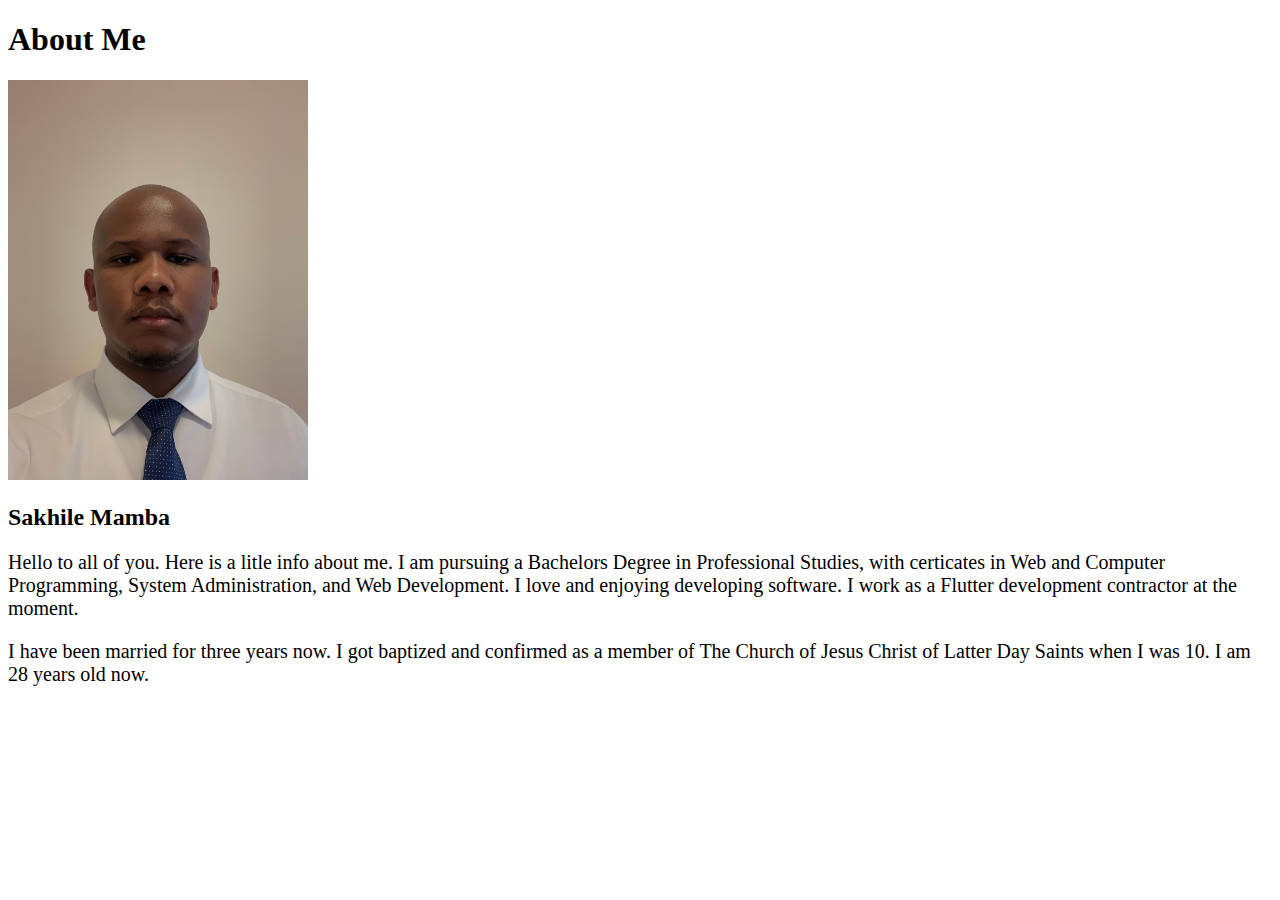
<file: aboutme/index.html>
<!DOCTYPE html>
<html lang="en">
  <head>
    <meta charset="UTF-8" />
    <meta http-equiv="X-UA-Compatible" content="ie=edge" />
    <meta name="viewport" content="width=device-width, initial-scale=1.0" />
    <title>All About Me</title>
  </head>
  <body>
    <h1>About Me</h1>
    <img src="images/me.jpg" alt="An image of Sakhile Mamba" height="400px">
    <h2>Sakhile Mamba</h2>
    <p style="font-size: 20px;">
      Hello to all of you. Here is a litle info about me. I am pursuing a
      Bachelors Degree in Professional Studies, with certicates in Web and
      Computer Programming, System Administration, and Web Development. I love
      and enjoying developing software. I work as a Flutter development
      contractor at the moment.
    </p>
    <p style="font-size: 20px;">
      I have been married for three years now. I got baptized and confirmed as a
      member of The Church of Jesus Christ of Latter Day Saints when I was 10.
      I am 28 years old now.
    </p>
  </body>
</html>
</file>
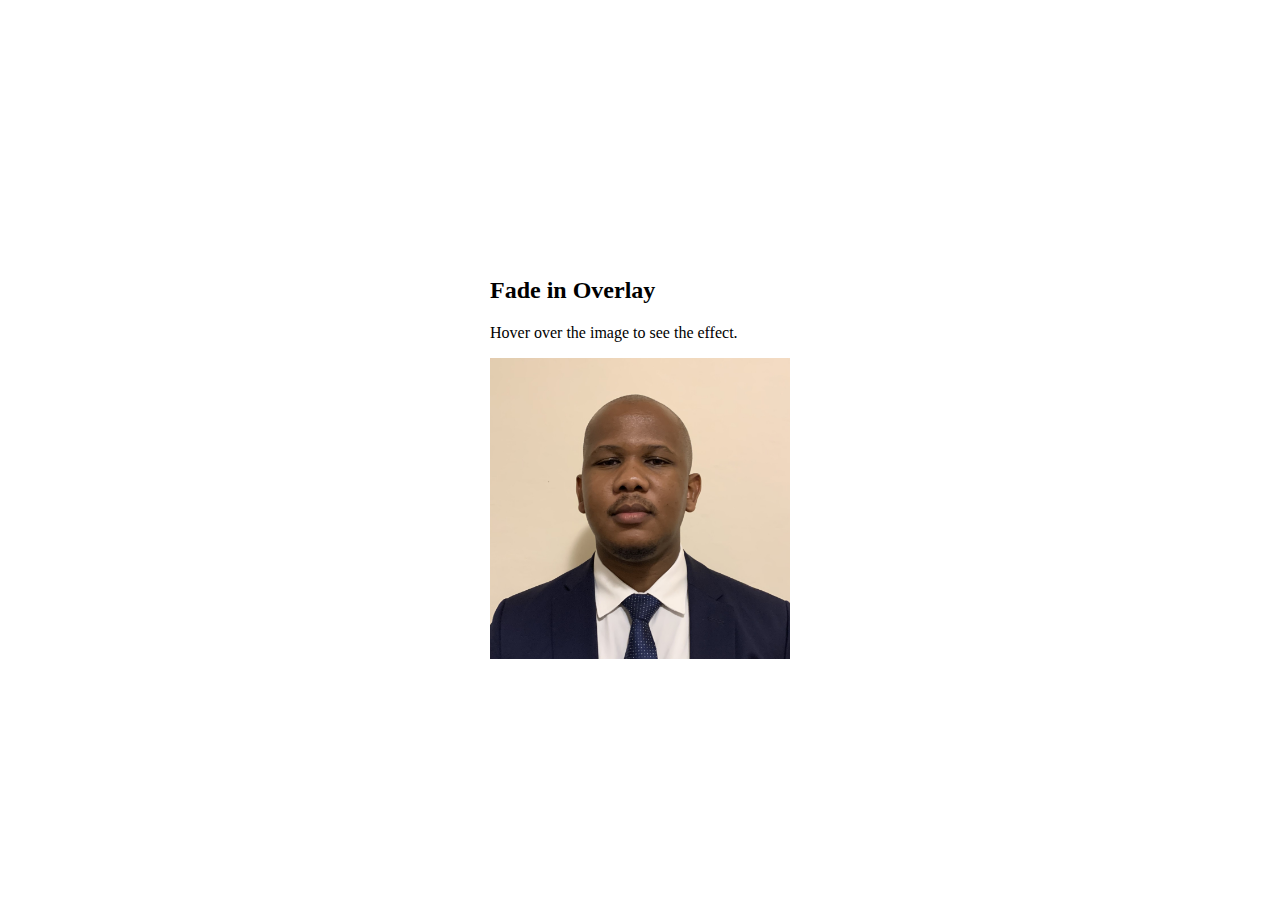
<file: component/index.html>
<!DOCTYPE html>
<html lang="en">
  <head>
    <meta charset="UTF-8" />
    <meta name="viewport" content="width=device-width, initial-scale=1.0" />
    <title>Component</title>
    <link rel="stylesheet" href="styles/style.css">
  </head>
  <body>
    <div>
      <h2>Fade in Overlay</h2>
      <p>Hover over the image to see the effect.</p>
      <div class="container">
        <img src="images/me.jpg" alt="Avatar" class="image" />
        <div class="overlay">
          <div class="text">Sakhile Mamba</div>
        </div>
      </div>
    </div>
  </body>
</html>
</file>
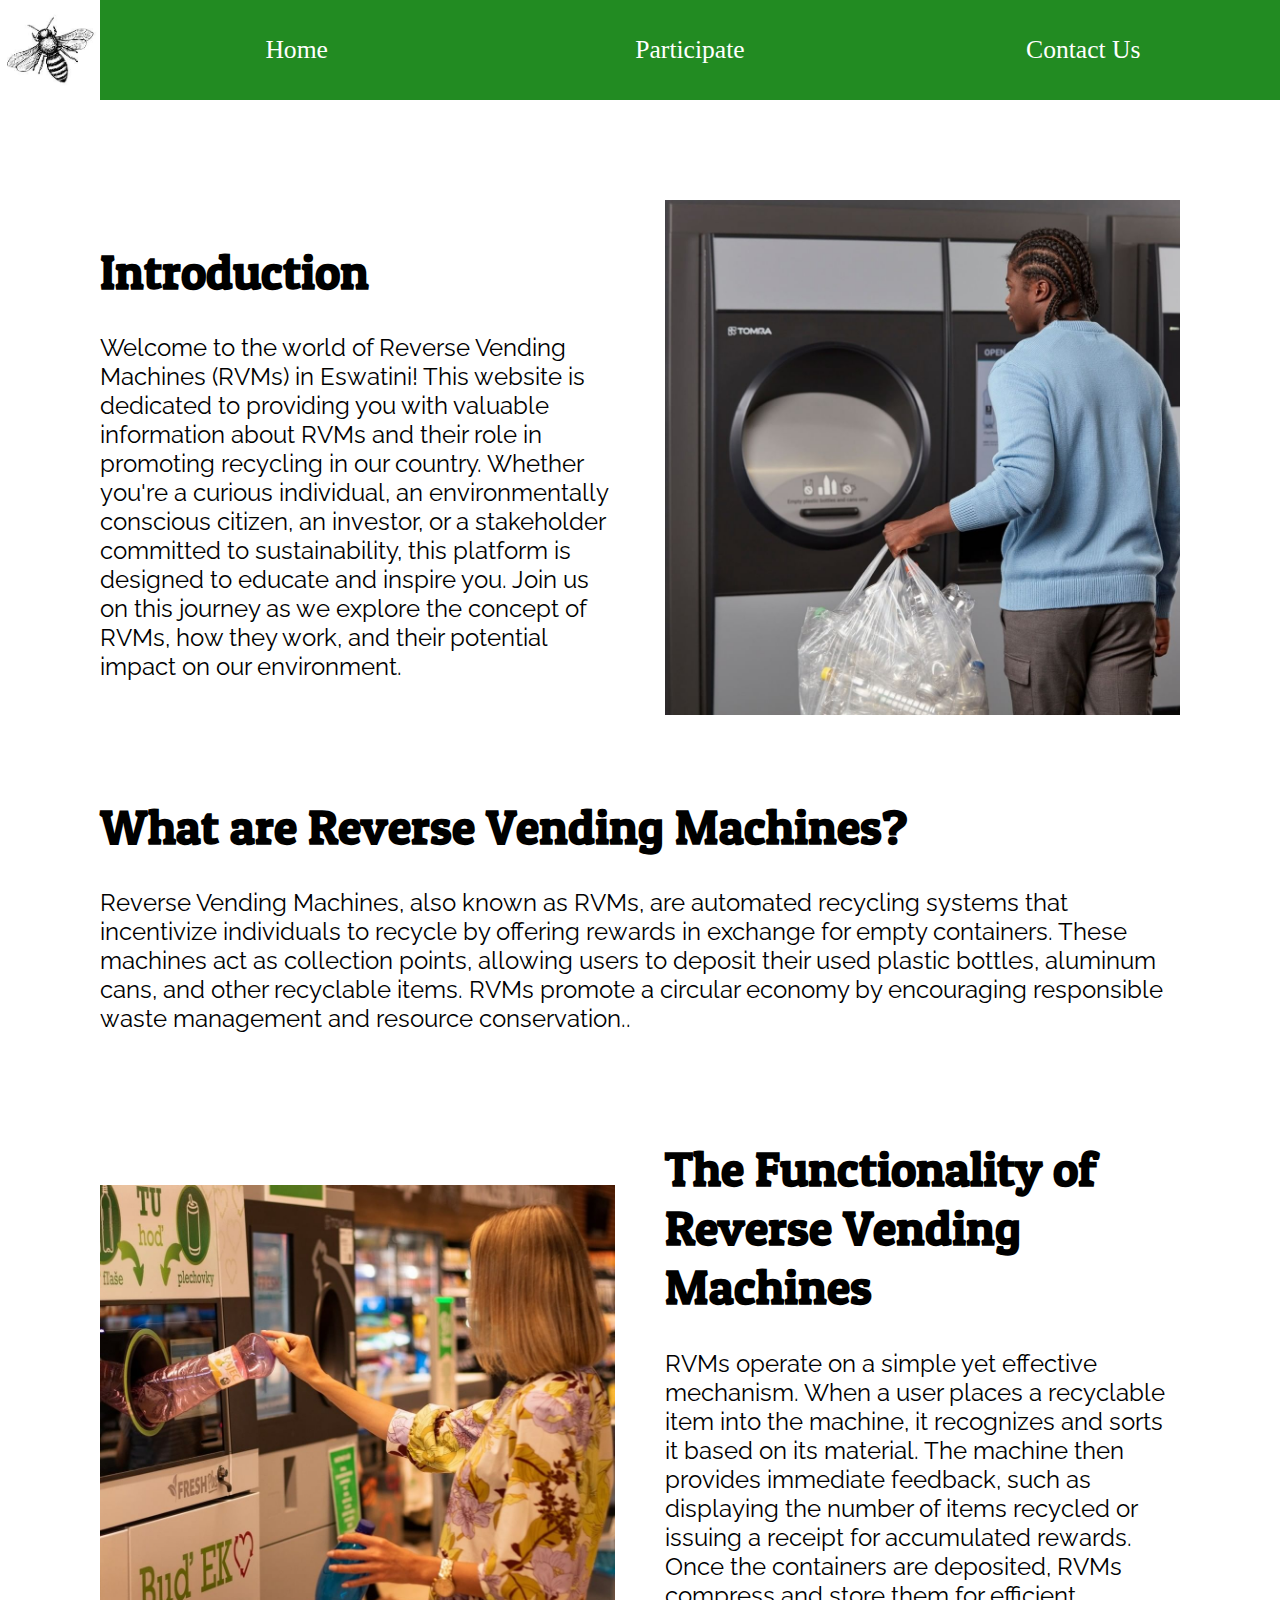
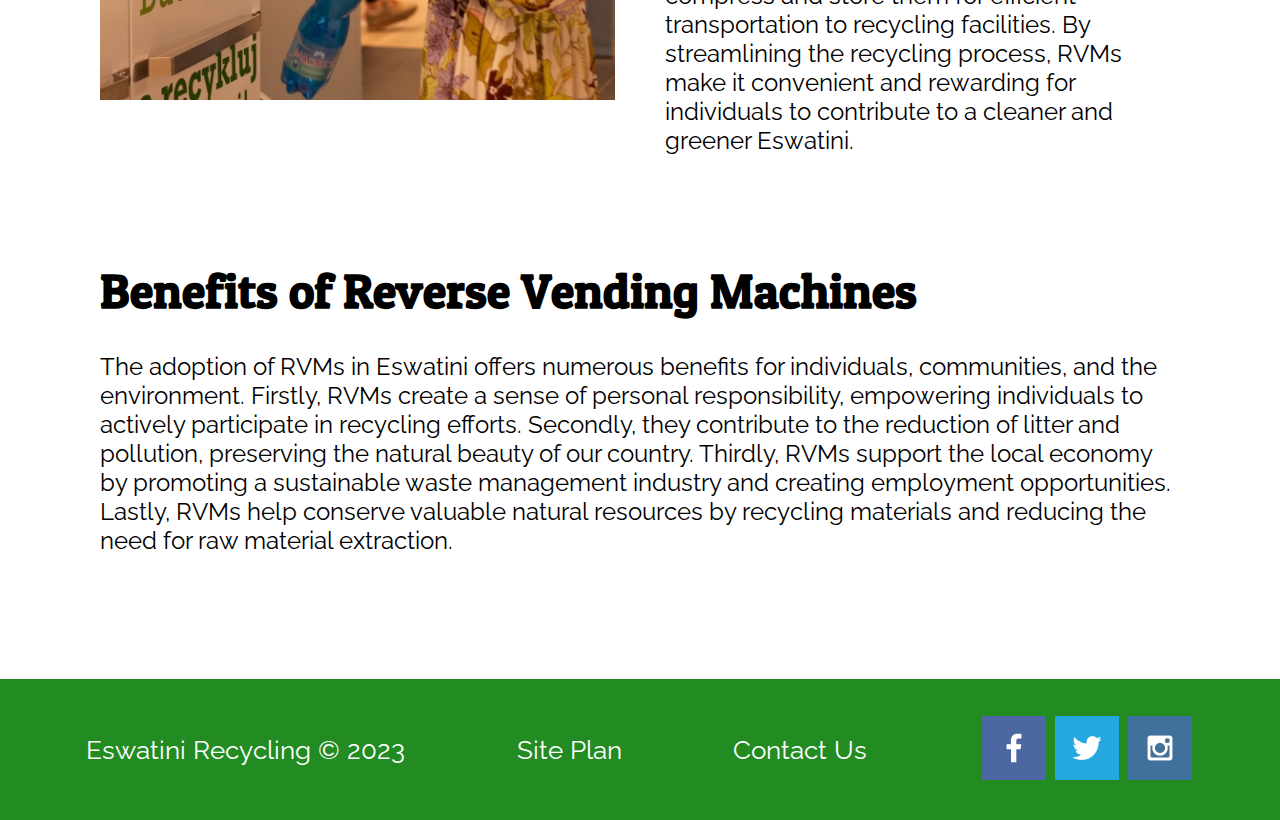
<file: reversevending/index.html>
<!DOCTYPE html>
<html lang="en">
  <head>
    <meta charset="UTF-8" />
    <meta name="viewport" content="width=device-width, initial-scale=1.0" />
    <title>Eswatini Recycling | Home</title>
    <link rel="stylesheet" href="styles/style.css">
  </head>

  <body>
      <header>
        <a href="index.html" id="logo_link">
          <img src="images/logo.jpeg" alt="Eswatini Recycling" class="logo" />
        </a>
        <nav>
          <a href="index.html">Home</a>
          <a href="participate.html">Participate</a>
          <a href="contactus.html">Contact Us</a>
        </nav>
      </header>
      <main class="home-grid">
        <div>
          <h1>Introduction</h1>
          <p>
            Welcome to the world of Reverse Vending Machines (RVMs) in Eswatini!
            This website is dedicated to providing you with valuable information
            about RVMs and their role in promoting recycling in our country.
            Whether you're a curious individual, an environmentally conscious
            citizen, an investor, or a stakeholder committed to sustainability,
            this platform is designed to educate and inspire you. Join us on
            this journey as we explore the concept of RVMs, how they work, and
            their potential impact on our environment.
          </p>
        </div>
        <img src="images/im3.jpg" alt="Recycling young man" />
        <div>
          <h1>What are Reverse Vending Machines?</h1>
          <p>
            Reverse Vending Machines, also known as RVMs, are automated
            recycling systems that incentivize individuals to recycle by
            offering rewards in exchange for empty containers. These machines
            act as collection points, allowing users to deposit their used
            plastic bottles, aluminum cans, and other recyclable items. RVMs
            promote a circular economy by encouraging responsible waste
            management and resource conservation..
          </p>
        </div>
        <img src="images/im8.jpg" alt="Recycling woman" />
        <div>
          <h1>The Functionality of Reverse Vending Machines</h1>
          <p>
            RVMs operate on a simple yet effective mechanism. When a user places
            a recyclable item into the machine, it recognizes and sorts it based
            on its material. The machine then provides immediate feedback, such
            as displaying the number of items recycled or issuing a receipt for
            accumulated rewards. Once the containers are deposited, RVMs
            compress and store them for efficient transportation to recycling
            facilities. By streamlining the recycling process, RVMs make it
            convenient and rewarding for individuals to contribute to a cleaner
            and greener Eswatini.
          </p>
        </div>
        <div>
          <h1>Benefits of Reverse Vending Machines</h1>
          <p>
            The adoption of RVMs in Eswatini offers numerous benefits for
            individuals, communities, and the environment. Firstly, RVMs create
            a sense of personal responsibility, empowering individuals to
            actively participate in recycling efforts. Secondly, they contribute
            to the reduction of litter and pollution, preserving the natural
            beauty of our country. Thirdly, RVMs support the local economy by
            promoting a sustainable waste management industry and creating
            employment opportunities. Lastly, RVMs help conserve valuable
            natural resources by recycling materials and reducing the need for
            raw material extraction.
          </p>
        </div>
      </main>
      <footer>
        <p>Eswatini Recycling &copy; 2023</p>
        <p><a href="site-plan.html">Site Plan</a></p>
        <p><a href="contactus.html">Contact Us</a></p>
        <div class="social">
          <a href="https://facebook.com" target="_blank">
            <img src="images/facebook.png" alt="fb icon" />
          </a>
          <a href="https://twitter.com" target="_blank">
            <img src="images/twitter.png" alt="twitter icon" />
          </a>
          <a href="https://instagram.com" target="_blank">
            <img src="images/instagram.png" alt="instagram icon" />
          </a>
        </div>
      </footer>
    
  </body>
</html>
</file>
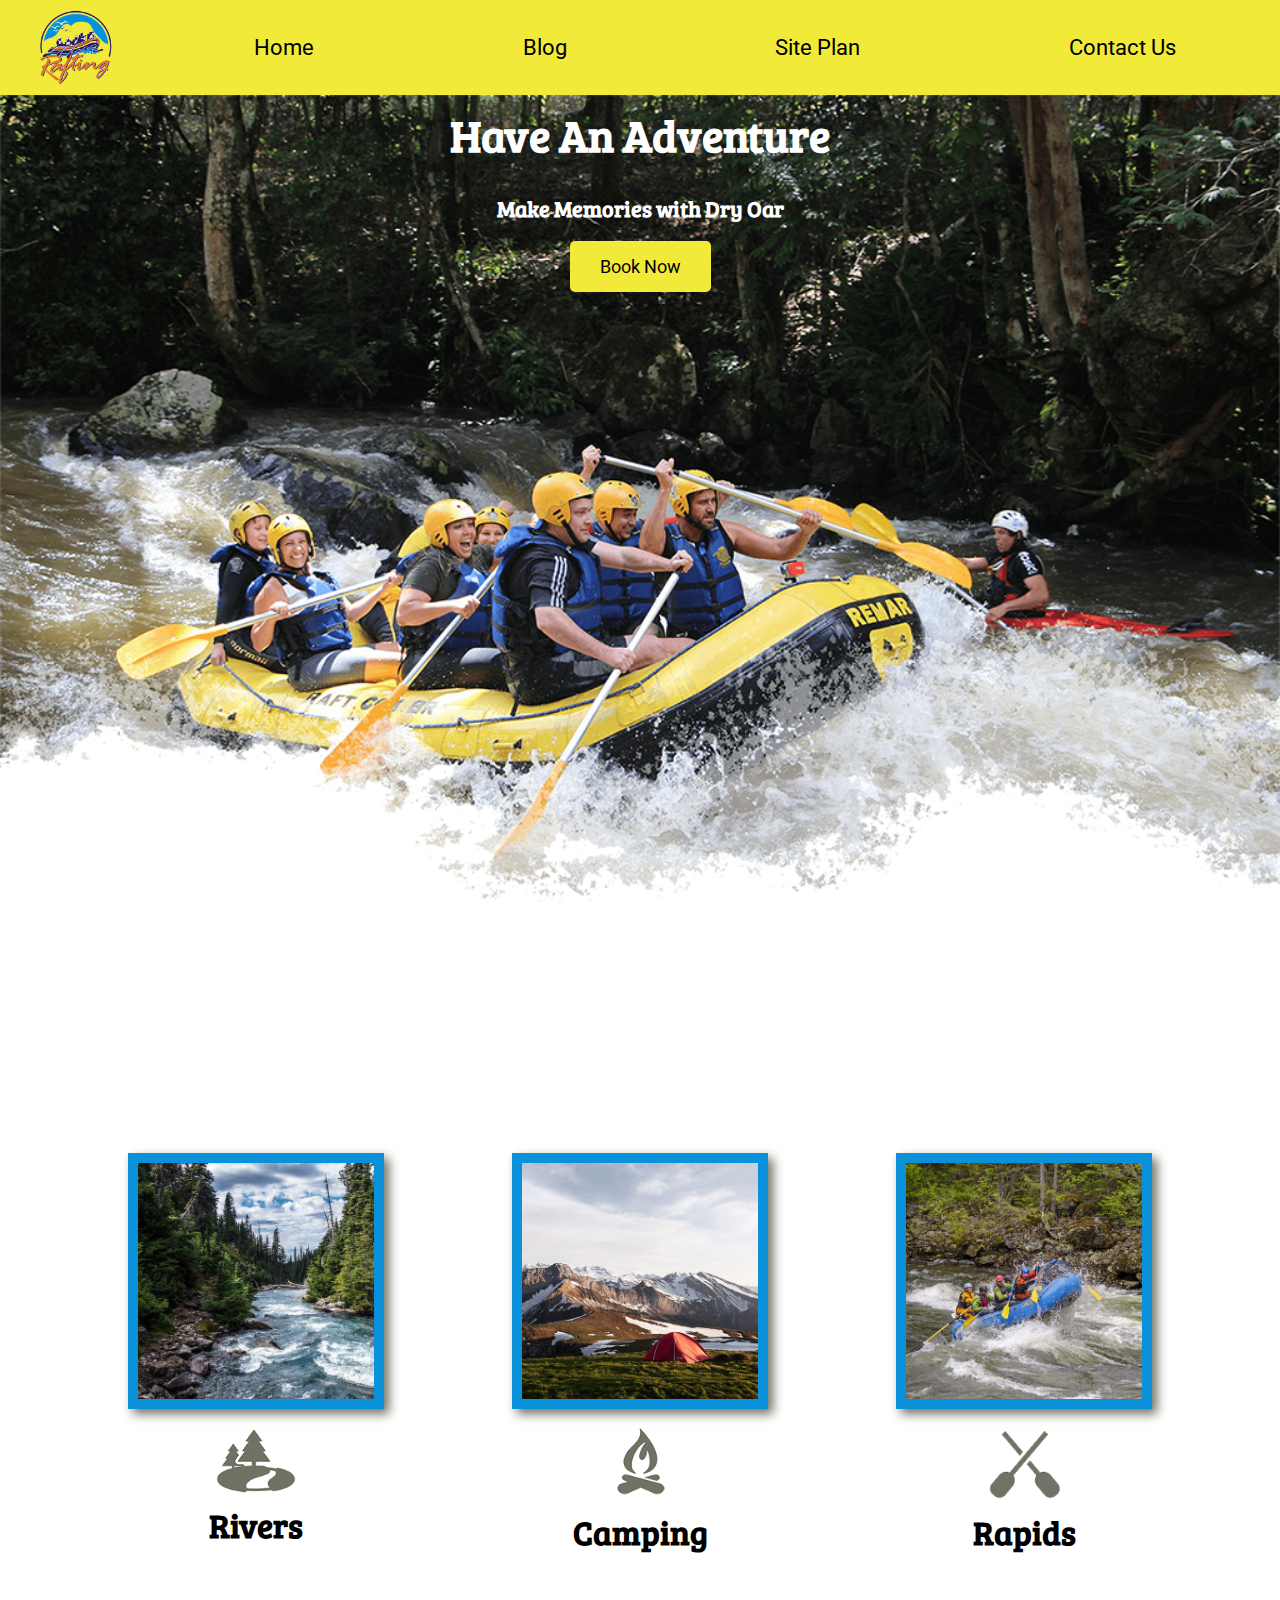
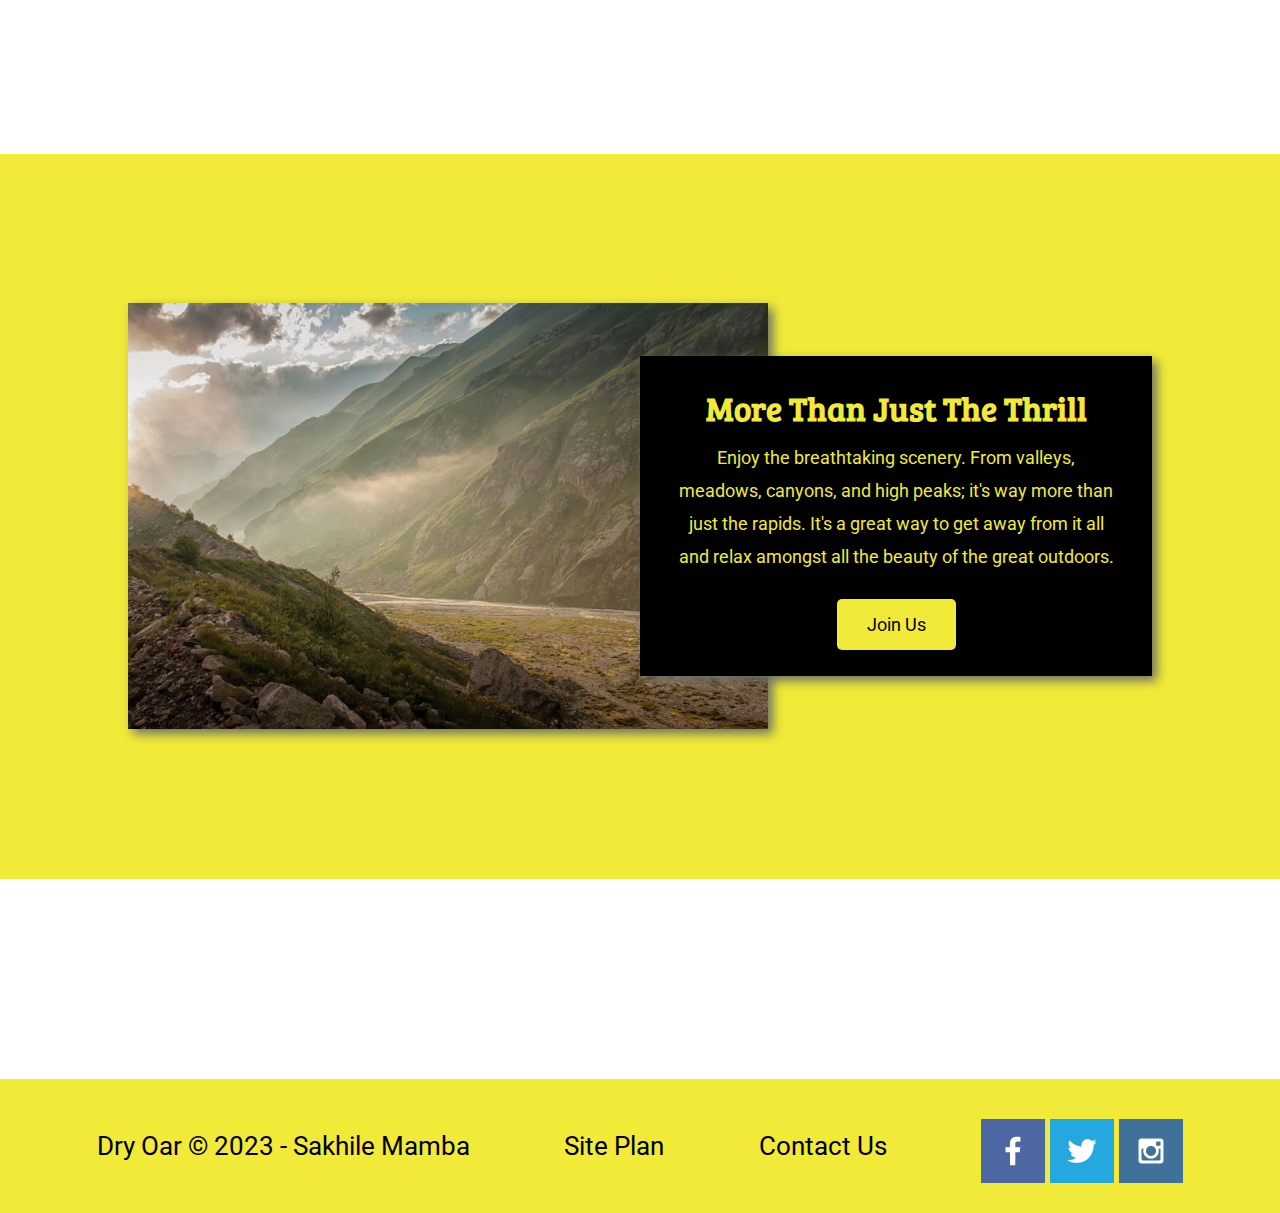
<file: wwr/index.html>
<!DOCTYPE html>
<html lang="en">
  <head>
    <meta charset="UTF-8" />
    <meta name="viewport" content="width=device-width, initial-scale=1.0" />
    <link rel="stylesheet" href="styles/style.css" />
    <title>Whitewater Rafting Vacations | Dry Oar Boating | Home</title>
  </head>

  <body>
    <div id="content">
      <header>
        <a href="index.html" id="logo_link">
          <img src="images/logo.png" alt="Dry Oar Logo" class="logo" />
        </a>
        <nav>
          <a href="index.html">Home</a>
          <a href="blog.html">Blog</a>
          <a href="site-plan-rafting.html">Site Plan</a>
          <a href="contactus.html">Contact Us</a>
        </nav>
      </header>
      <div id="hero">
        <div id="hero-box">
          <img
            src="images/hero.png"
            alt="People enjoying rafting"
            id="hero-img"
          />
        </div>
        <section id="hero-msg">
          <h1 class="home-title">Have An Adventure</h1>
          <h4>Make Memories with Dry Oar</h4>
          <div class="button-box">
            <a class="book" href="contactus.html">Book Now</a>
          </div>
        </section>
      </div>
      <main class="home-grid">
        <section class="rivers-card">
          <img class="card-img" src="images/rivers.jpg" alt="river in forest" />
          <img class="icon" src="images/river_icon.png" alt="river icon" />
          <h2>Rivers</h2>
        </section>
        <section class="camping-card">
          <img
            class="card-img"
            src="images/camping.jpg"
            alt="tent in mountains"
          />
          <img class="icon" src="images/fire_icon.png" alt="fire icon" />
          <h2>Camping</h2>
        </section>
        <section class="rapids-card">
          <img class="card-img" src="images/rapids.jpg" alt="rafting boat" />
          <img class="icon" src="images/oars.png" alt="oars icon" />
          <h2>Rapids</h2>
        </section>
        <div id="background"></div>
        <img
          class="mountains"
          src="images/mountains.jpg"
          alt="Misty mountains"
        />
        <section class="msg">
          <h2>More Than Just The Thrill</h2>
          <p>
            Enjoy the breathtaking scenery. From valleys, meadows, canyons, and
            high peaks; it's way more than just the rapids. It's a great way to
            get away from it all and relax amongst all the beauty of the great
            outdoors.
          </p>
          <a class="join" href="rivers.html">Join Us</a>
        </section>
      </main>
      <footer>
        <p>Dry Oar &copy; 2023 - Sakhile Mamba</p>
        <p><a href="site-plan-rafting.html">Site Plan</a></p>
        <p><a href="contactus.html">Contact Us</a></p>
        <div class="social">
          <a href="https://facebook.com" target="_blank">
            <img src="images/facebook.png" alt="fb icon" />
          </a>
          <a href="https://twitter.com" target="_blank">
            <img src="images/twitter.png" alt="twitter icon" />
          </a>
          <a href="https://instagram.com" target="_blank">
            <img src="images/instagram.png" alt="instagram icon" />
          </a>
        </div>
      </footer>
    </div>
  </body>
</html>
</file>
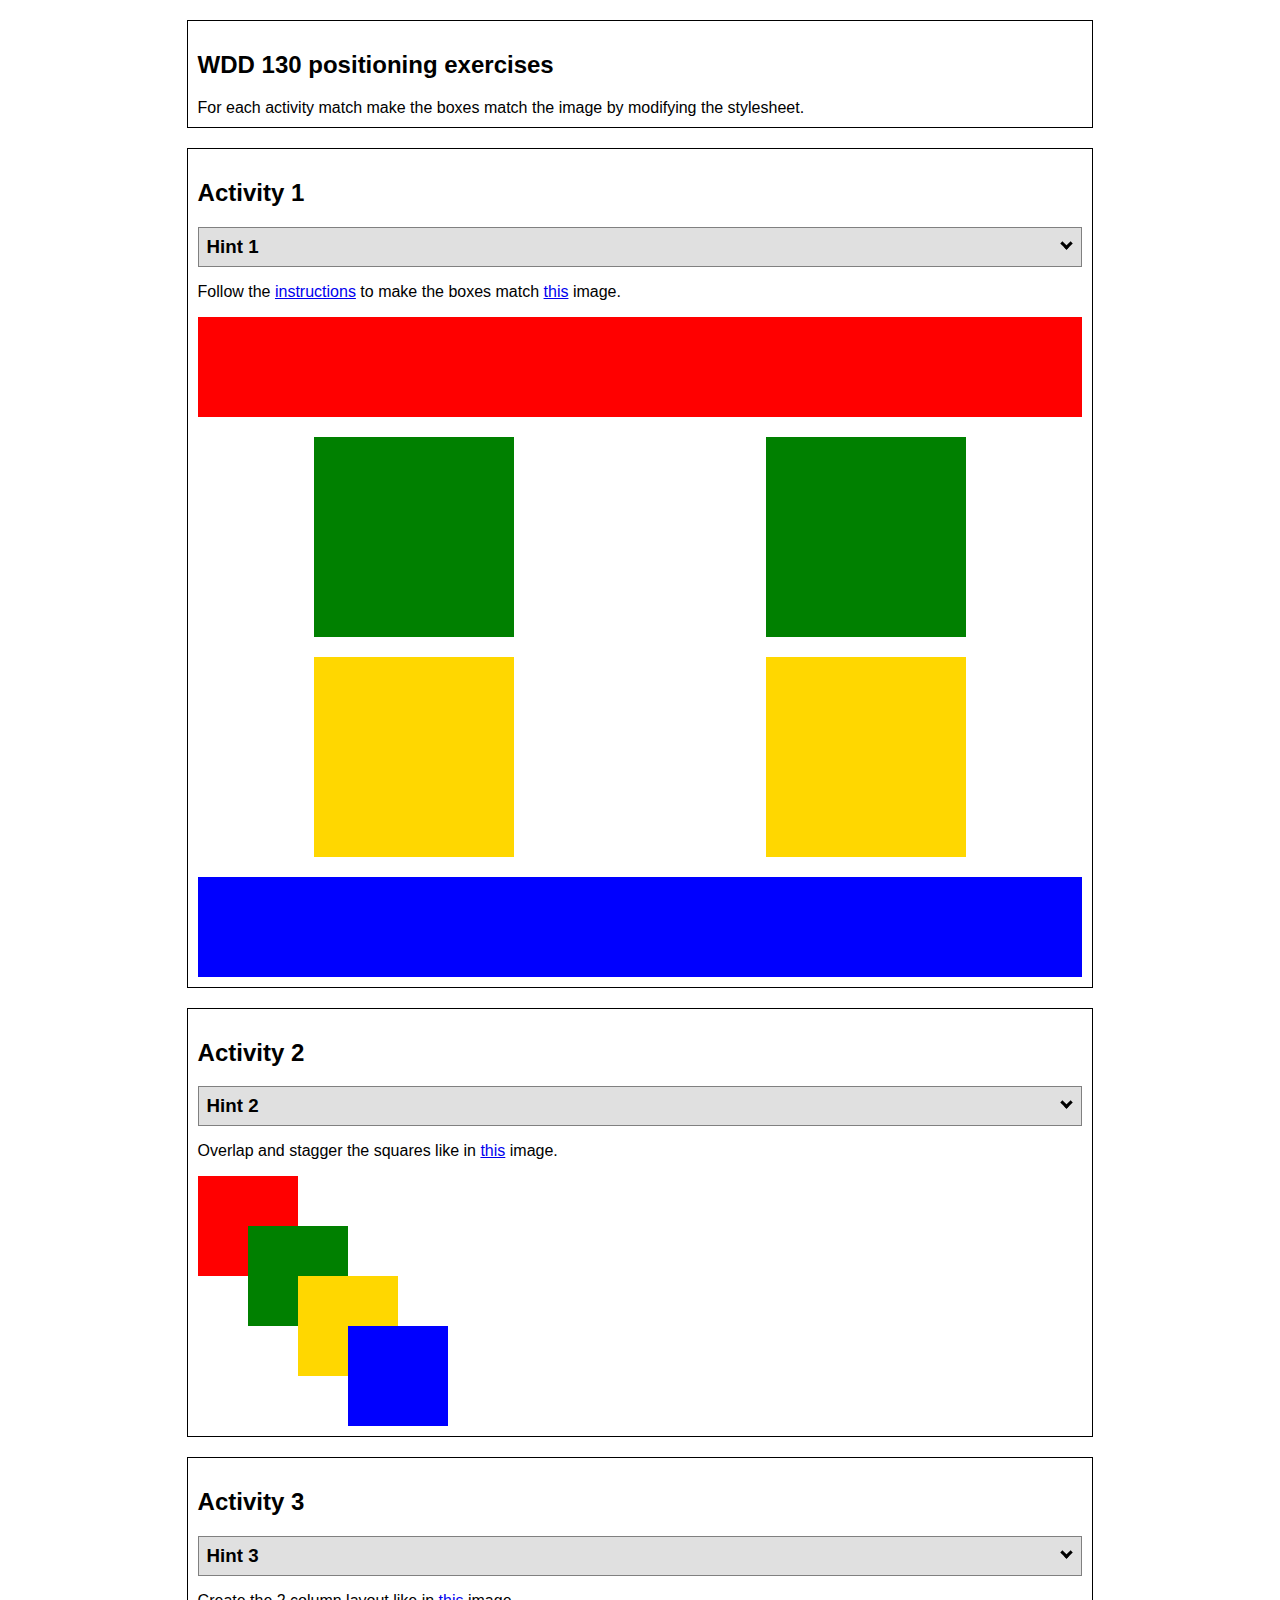
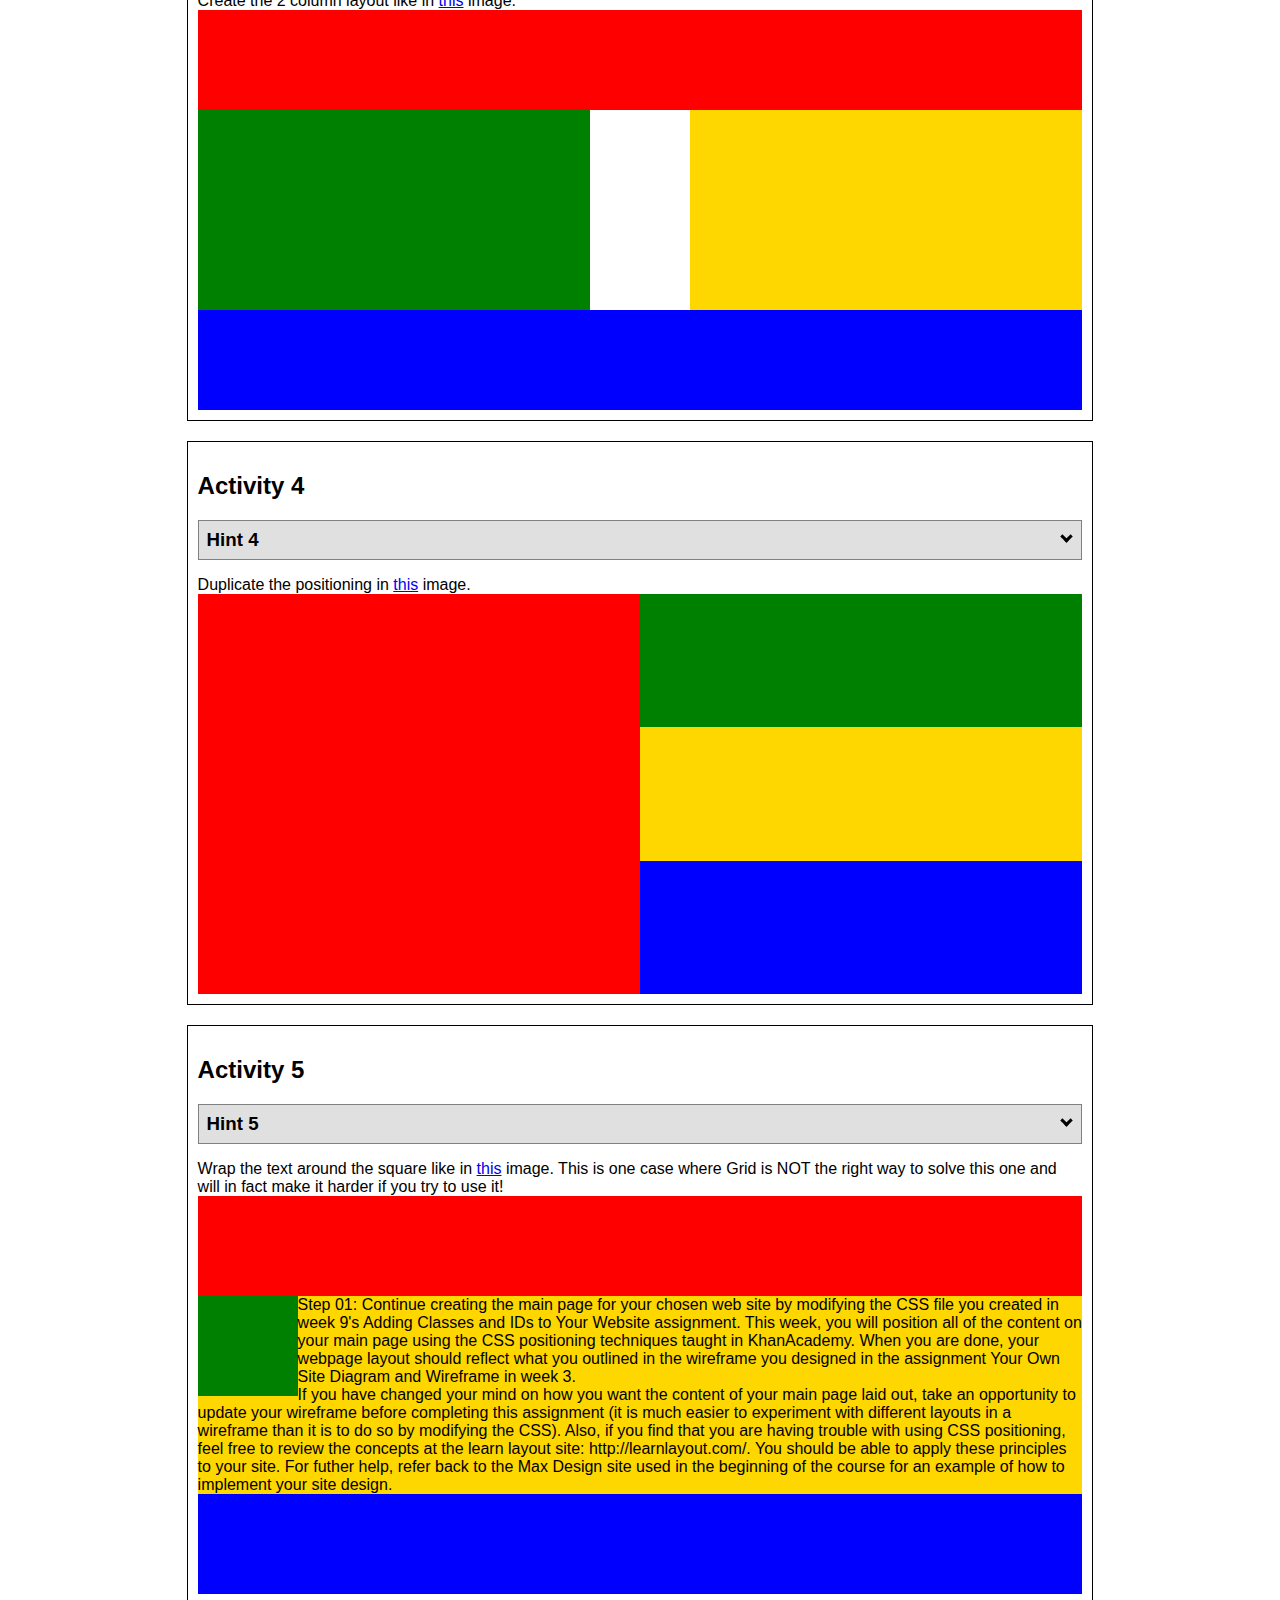
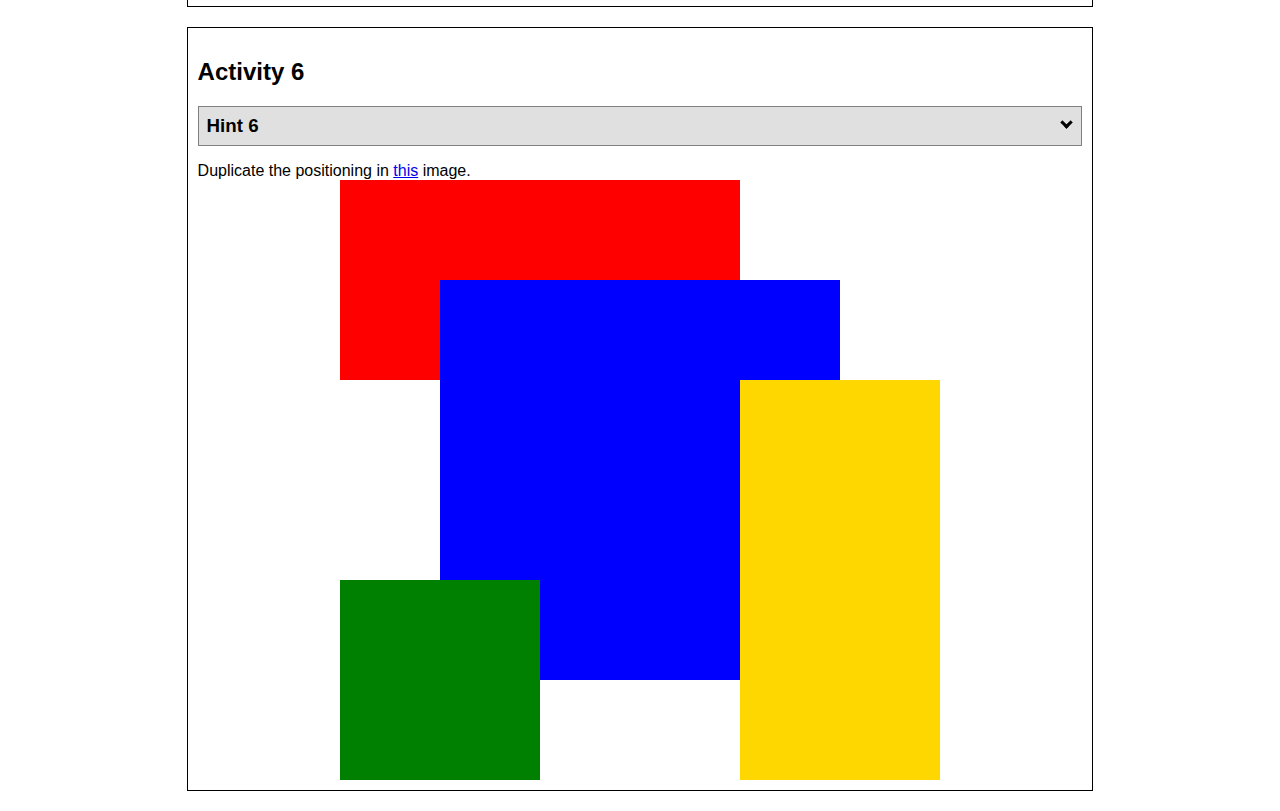
<file: positioning.html>
<!DOCTYPE html>
<html lang="en">
  <head>
    <!-- HTML - Name: positioning.html -->
    <title>Positioning Activity</title>
    <link rel="stylesheet" type="text/css" href="positionstyles.css" />
  </head>
  <body>
    <div class="activity">
      <h2>WDD 130 positioning exercises</h2>
      For each activity match make the boxes match the image by modifying the stylesheet.</div>
    <div class="activity">
      <h2>Activity 1</h2>
      <section class="hint"><input type="checkbox" ><i></i> <h3>Hint 1</h3><div><p>Check out the <a href="https://byui-wdd.github.io/wdd130/activities/w06-css-positioning.html" target="_blank">activity instructions</a> in Ilearn!</p></div></section>
      <p>Follow the <a href="https://byui-wdd.github.io/wdd130/activities/w06-css-positioning.html" target="_blank">instructions</a> to make the boxes match  <a href="https://byui-wdd.github.io/wdd130/images/example1.png" target="_blank">this</a> image.</p>
      <div class="content1" >
        <div class="red1" ></div>
        <div class="green1" ></div>
        <div class="green1" ></div>
        <div class="yellow1"></div>
        <div class="yellow1"></div>
        <div class="blue1"></div>
      </div>
    </div>
    <div class="activity">
      <h2>Activity 2</h2>
      <section class="hint"><input type="checkbox" > <h3>Hint 2</h3><i></i><div>
      <ul>
      <li>grid-template-columns: 50px 50px 50px 50px 50px </li></ul></div></section>
      <p>Overlap and stagger the squares like in <a href="https://byui-wdd.github.io/wdd130/images/example2.png" target="_blank">this</a> image.</p>
      <div class="content2" >
        <div class="red2" ></div>
        <div class="green2" ></div>
        <div class="yellow2"></div>
        <div class="blue2"></div>
      </div>
    </div>
    <div class="activity">
      <h2>Activity 3</h2>
      <section class="hint"><input type="checkbox" > <h3>Hint 3</h3><i></i><div><p>This one is going to be best solved with CSS Grid. Remember to make the boxes the right width first...then start moving them around. </p><h4>Properties used:</h4><ul><li>display:grid;</li><li>grid-template-columns:</li><li>grid-column-gap:</li>
        <li>grid-column:</li>  </ul></div></section>
      Create the 2 column layout like in <a href="https://byui-wdd.github.io/wdd130/images/example3.png" target="_blank">this</a>  image.
      <div class="content3" >
        <div class="red3" ></div>
        <div class="green3" ></div>
        <div class="yellow3"></div>
        <div class="blue3"></div>
      </div>
    </div>
    <div class="activity">
      <h2>Activity 4</h2>
      <section class="hint"><input type="checkbox" > <h3>Hint 4</h3><i></i><div><p>For the others we have been primarily concerned with width. For this one you will need to adjust height as well. </p><h4>Properties used:</h4><ul><li>display:grid;</li><li>grid-template-columns:</li><li>grid-row:</li></ul></div></section>
      Duplicate the positioning in <a href="https://byui-wdd.github.io/wdd130/images/example4.png" target="_blank">this</a> image. 
      <div class="content4" >
        <div class="red4" ></div>
        <div class="green4" ></div>
        <div class="yellow4"></div>
        <div class="blue4"></div>
      </div>
    </div>

    <div class="activity">
      <h2>Activity 5</h2>
      <section class="hint"><input type="checkbox" > <h3>Hint 5</h3><i></i><div><p>Grid is <strong>not</strong> the right way to do this.  In fact there is only one way to really do that...and that is with float. Remember that we float the thing we want the text to wrap around.  Also remember to start by making all the shapes the right size and shape.</p><h4>Properties used:</h4><ul><li>float: left;</li></ul></div></section>
      Wrap the text around the square like in <a href="https://byui-wdd.github.io/wdd130/images/example5.png" target="_blank">this</a> image. This is one case where Grid is NOT the right way to solve this one and will in fact make it harder if you try to use it!
      <div class="content5" >
        <div class="red5" ></div>
        <div class="green5" ></div>
        <div class="yellow5">Step 01: Continue creating the main page for your chosen web site by modifying the CSS file you created in week 9's Adding Classes and IDs to Your Website assignment. This week, you will position all of the content on your main page using the CSS positioning techniques taught in KhanAcademy. When you are done, your webpage layout should reflect what you outlined in the wireframe you designed in the assignment Your Own Site Diagram and Wireframe in week 3. <br />
          If you have changed your mind on how you want the content of your main page laid out, take an opportunity to update your wireframe before completing this assignment (it is much easier to experiment with different layouts in a wireframe than it is to do so by modifying the CSS). Also, if you find that you are having trouble with using CSS positioning, feel free to review the concepts at the learn layout site: http://learnlayout.com/. You should be able to apply these principles to your site. For futher help, refer back to the Max Design site used in the beginning of the course for an example of how to implement your site design.</div>
        <div class="blue5"></div>
      </div>
    </div>
    <div class="activity">
      <h2>Activity 6</h2>
      <section class="hint"><input type="checkbox" > <h3>Hint 6</h3><i></i><div><p>This one is all about visualizing the grid behind the layout. If you are having a hard time doing that first: all the sizes are even multiples of 100, and second here is another example with the lines drawn: <a href="https://byui-wdd.github.io/wdd130/images/example6-hint.png" target="_blank">example 6 with lines</a>. For this one you will find it easiest if you use px for the column width. You can also use <kbd>z-index</kbd> to control the element layering.    </p><h4>Properties used:</h4><ul><li>display:grid;</li><li>grid-template-columns:</li><li>grid-column:</li><li>grid-row:</li><li><a href="https://www.w3schools.com/cssref/pr_pos_z-index.asp" target="_blank">z-index:</a></li></ul></div></section>
      Duplicate the positioning in <a href="https://byui-wdd.github.io/wdd130/images/example6.png" target="_blank">this</a> image.
      <div class="content6" >
        <div class="red6" ></div>
        <div class="green6" ></div>
        <div class="yellow6"></div>
        <div class="blue6"></div>
      </div>
    </div>
  </body>
</html>
</file>
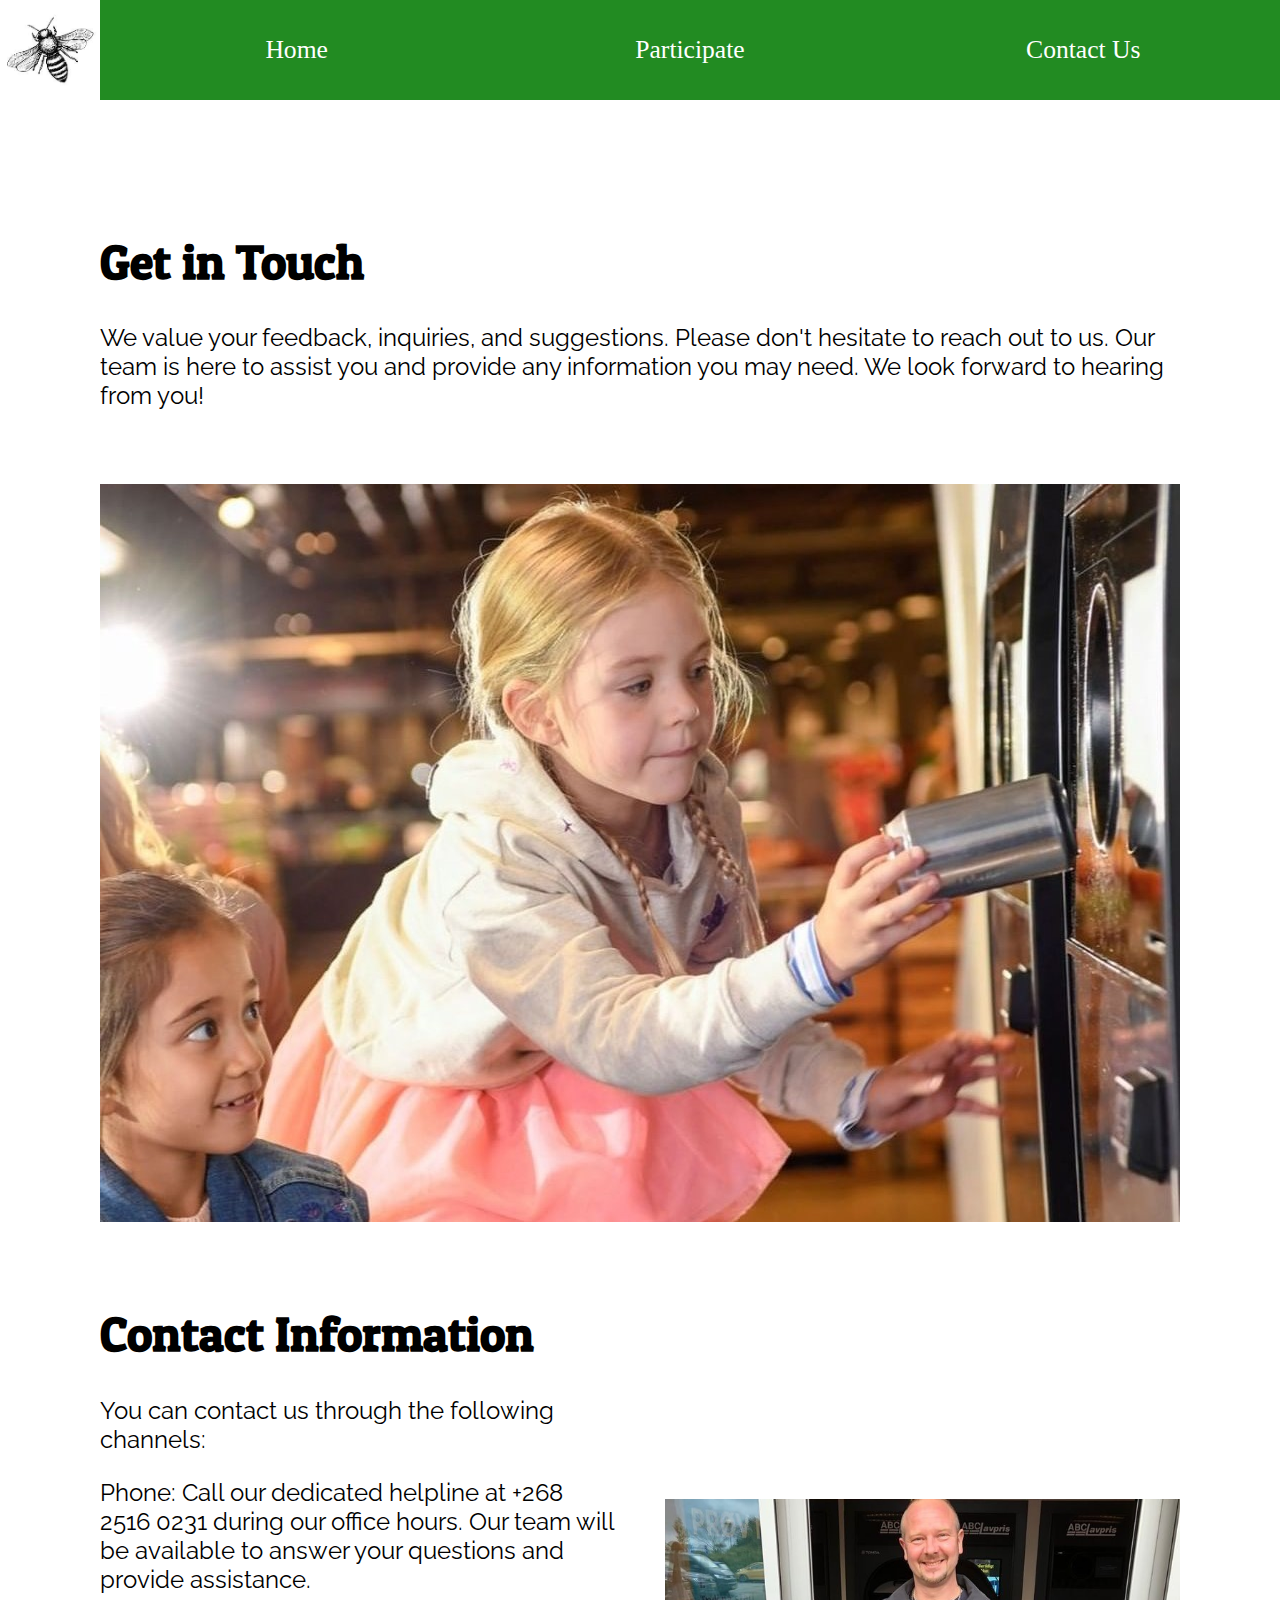
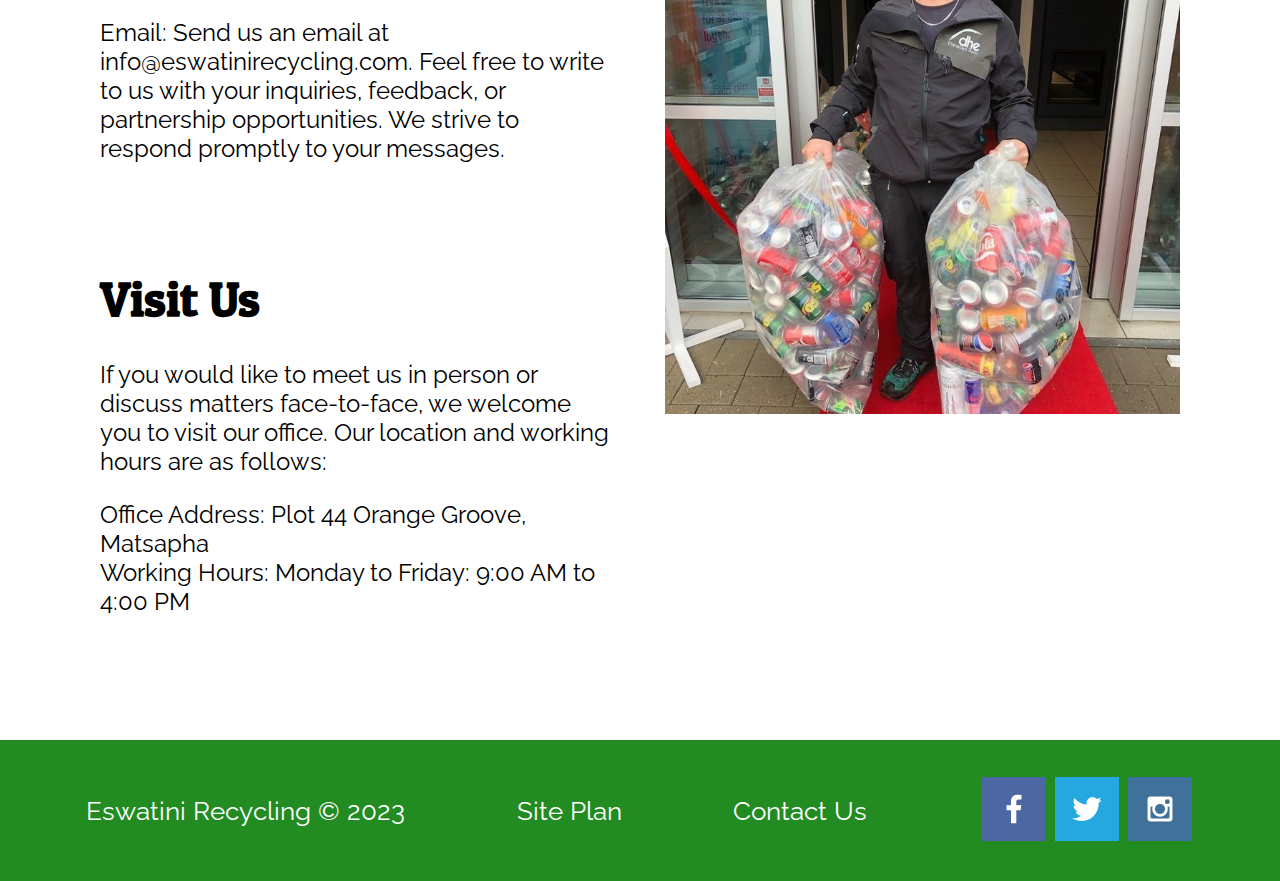
<file: reversevending/contactus.html>
<!DOCTYPE html>
<html lang="en">
  <head>
    <meta charset="UTF-8" />
    <meta name="viewport" content="width=device-width, initial-scale=1.0" />
    <link rel="stylesheet" href="styles/style.css">
    <title>Eswatini Recycling | Contact Us</title>
  </head>

  <body>
      <header>
        <a href="index.html" id="logo_link">
          <img src="images/logo.jpeg" alt="Eswatini Recycling" class="logo" />
        </a>
        <nav>
          <a href="index.html">Home</a>
          <a href="participate.html">Participate</a>
          <a href="contactus.html">Contact Us</a>
        </nav>
      </header>
      <main class="contactus-grid">
        <div>
          <h1>Get in Touch</h1>
          <p>
            We value your feedback, inquiries, and suggestions. Please don't
            hesitate to reach out to us. Our team is here to assist you and
            provide any information you may need. We look forward to hearing
            from you!
          </p>
        </div>
        <img src="images/im6.jpg" alt="Child recycling" />
        <div>
          <h1>Contact Information</h1>
          <p>You can contact us through the following channels:</p>
          <p>
            Phone: Call our dedicated helpline at +268 2516 0231 during our
            office hours. Our team will be available to answer your questions
            and provide assistance.
          </p>
          <p>
            Email: Send us an email at info@eswatinirecycling.com. Feel free to
            write to us with your inquiries, feedback, or partnership
            opportunities. We strive to respond promptly to your messages.
          </p>
        </div>
        <div>
          <h1>Visit Us</h1>
          <p>
            If you would like to meet us in person or discuss matters
            face-to-face, we welcome you to visit our office. Our location and
            working hours are as follows:
          </p>
          <p>
            Office Address: Plot 44 Orange Groove, Matsapha<br />
            Working Hours: Monday to Friday: 9:00 AM to 4:00 PM
          </p>
          
        </div>
        <img src="images/im9.jpg" alt="Man recycling" />
      </main>
      <footer>
        <p>Eswatini Recycling &copy; 2023</p>
        <p><a href="site-plan.html">Site Plan</a></p>
        <p><a href="contactus.html">Contact Us</a></p>
        <div class="social">
          <a href="https://facebook.com" target="_blank">
            <img src="images/facebook.png" alt="fb icon" />
          </a>
          <a href="https://twitter.com" target="_blank">
            <img src="images/twitter.png" alt="twitter icon" />
          </a>
          <a href="https://instagram.com" target="_blank">
            <img src="images/instagram.png" alt="instagram icon" />
          </a>
        </div>
      </footer>
  </body>
</html>
</file>
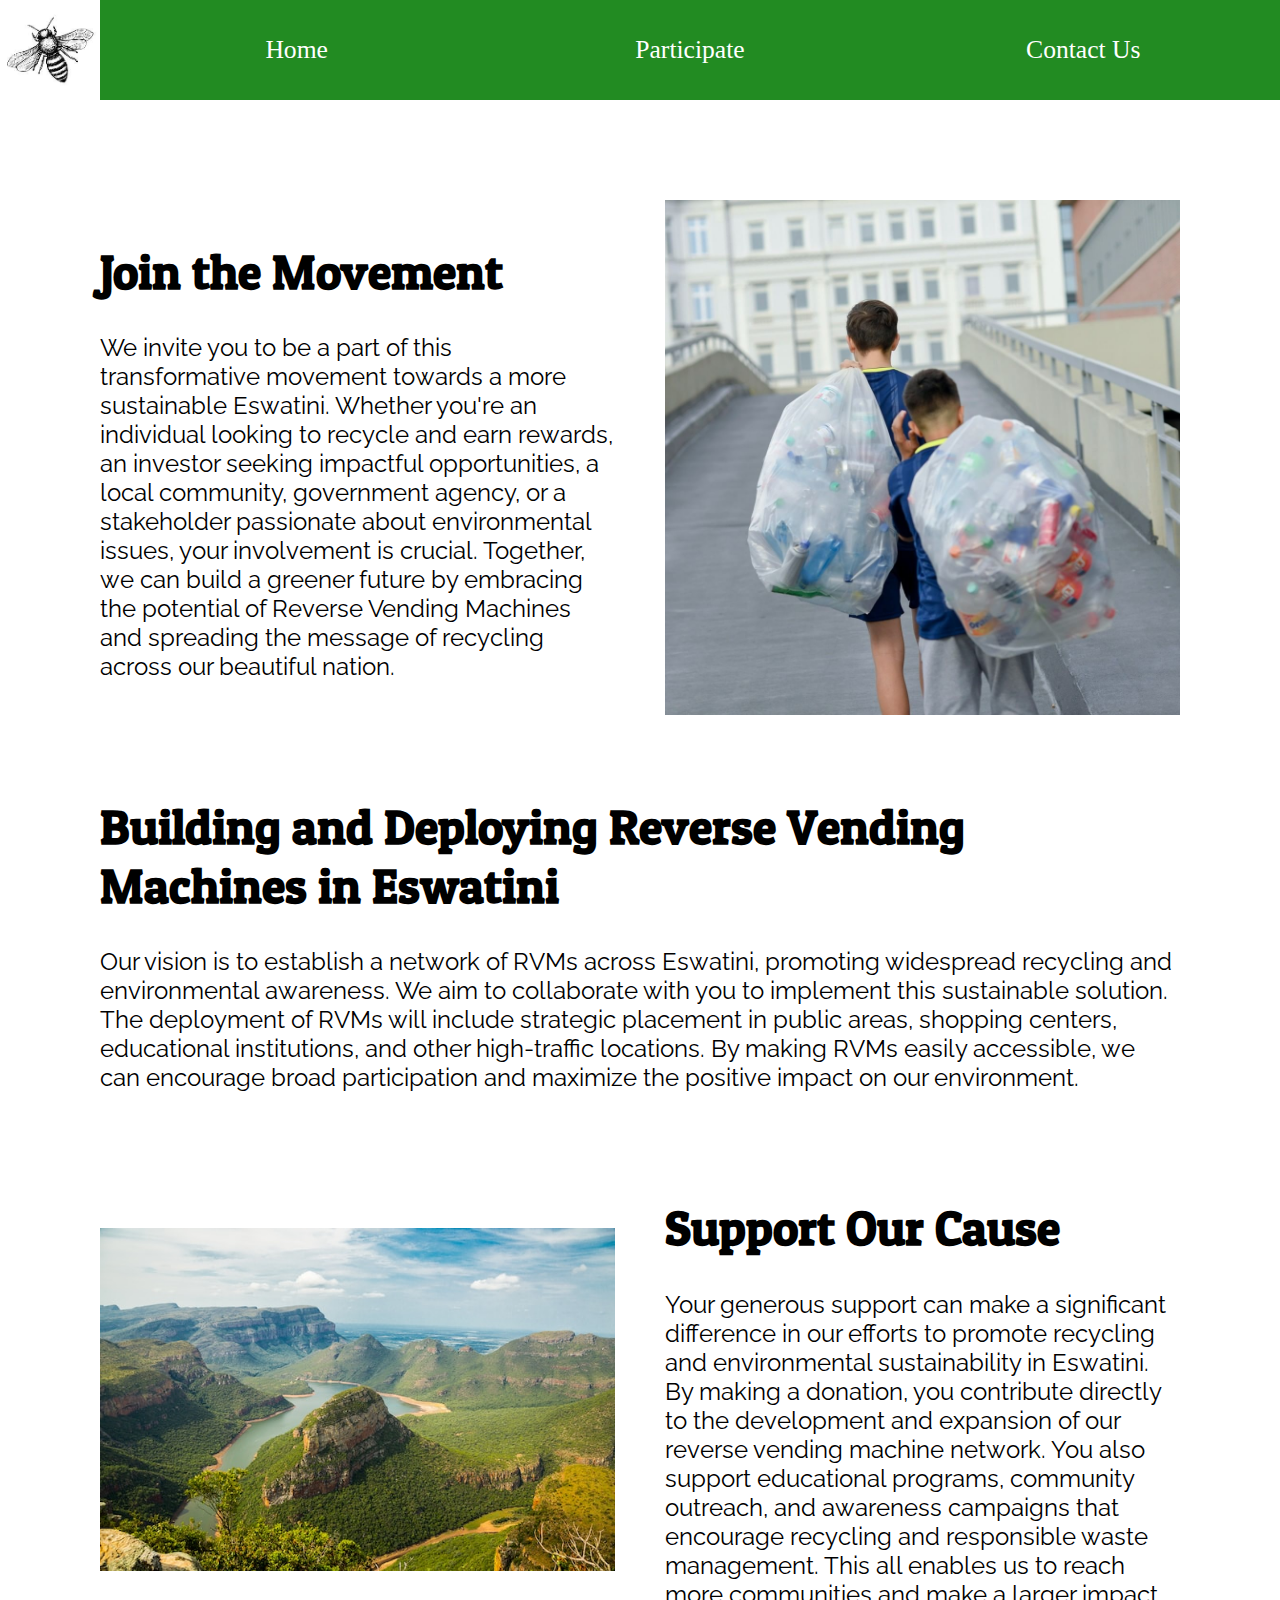
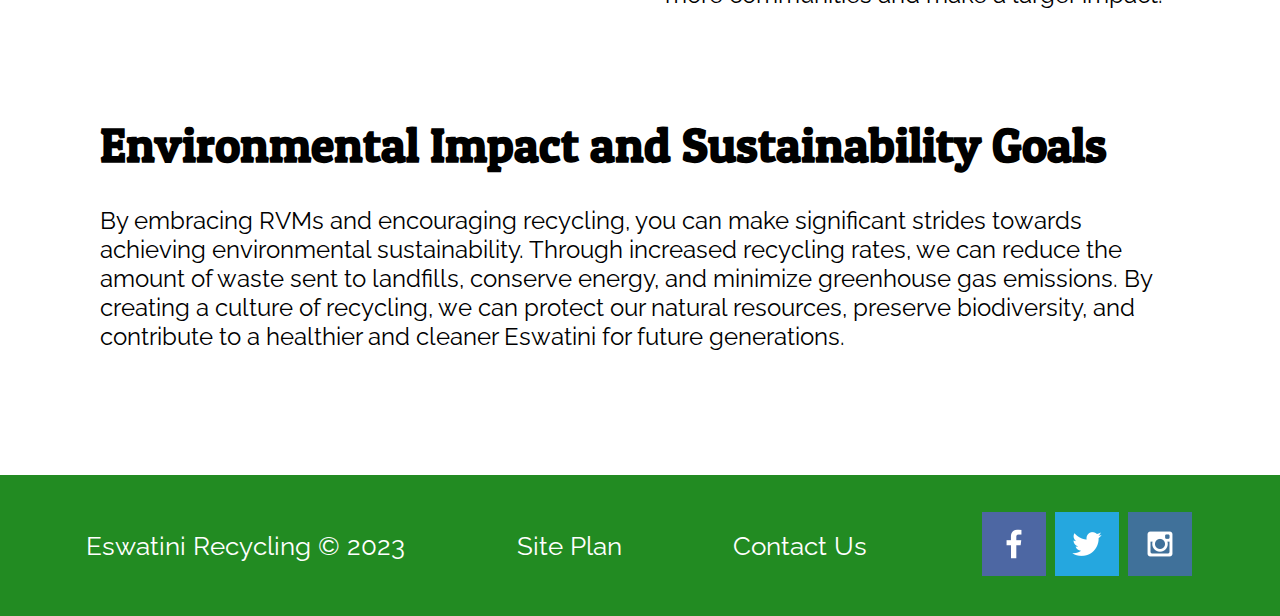
<file: reversevending/participate.html>
<!DOCTYPE html>
<html lang="en">
  <head>
    <meta charset="UTF-8" />
    <meta name="viewport" content="width=device-width, initial-scale=1.0" />
    <title>Eswatini Recycling | Participate</title>
    <link rel="stylesheet" href="styles/style.css" />
  </head>

  <body>
    <header>
      <a href="index.html" id="logo_link">
        <img src="images/logo.jpeg" alt="Eswatini Recycling" class="logo" />
      </a>
      <nav>
        <a href="index.html">Home</a>
        <a href="participate.html">Participate</a>
        <a href="contactus.html">Contact Us</a>
      </nav>
    </header>
    <main class="participate-grid">
      <div>
        <h1>Join the Movement</h1>
        <p>
          We invite you to be a part of this transformative movement towards a
          more sustainable Eswatini. Whether you're an individual looking to
          recycle and earn rewards, an investor seeking impactful opportunities,
          a local community, government agency, or a stakeholder passionate
          about environmental issues, your involvement is crucial. Together, we
          can build a greener future by embracing the potential of Reverse
          Vending Machines and spreading the message of recycling across our
          beautiful nation.
        </p>
      </div>
      <img src="images/im4.jpg" alt="Recycling young man" />
      <div>
        <h1>Building and Deploying Reverse Vending Machines in Eswatini</h1>
        <p>
          Our vision is to establish a network of RVMs across Eswatini,
          promoting widespread recycling and environmental awareness. We aim to
          collaborate with you to implement this sustainable solution. The
          deployment of RVMs will include strategic placement in public areas,
          shopping centers, educational institutions, and other high-traffic
          locations. By making RVMs easily accessible, we can encourage broad
          participation and maximize the positive impact on our environment.
        </p>
      </div>
      <img src="images/landscape.jpg" alt="Landscape" />
      <div>
        <h1>Support Our Cause</h1>
        <p>
          Your generous support can make a significant difference in our efforts
          to promote recycling and environmental sustainability in Eswatini. By
          making a donation, you contribute directly to the development and
          expansion of our reverse vending machine network. You also support
          educational programs, community outreach, and awareness campaigns that
          encourage recycling and responsible waste management. This all enables
          us to reach more communities and make a larger impact.
        </p>
      </div>
      <div>
        <h1>Environmental Impact and Sustainability Goals</h1>
        <p>
          By embracing RVMs and encouraging recycling, you can make significant
          strides towards achieving environmental sustainability. Through
          increased recycling rates, we can reduce the amount of waste sent to
          landfills, conserve energy, and minimize greenhouse gas emissions. By
          creating a culture of recycling, we can protect our natural resources,
          preserve biodiversity, and contribute to a healthier and cleaner
          Eswatini for future generations.
        </p>
      </div>
    </main>
    <footer>
      <p>Eswatini Recycling &copy; 2023</p>
      <p><a href="site-plan.html">Site Plan</a></p>
      <p><a href="contactus.html">Contact Us</a></p>
      <div class="social">
        <a href="https://facebook.com" target="_blank">
          <img src="images/facebook.png" alt="fb icon" />
        </a>
        <a href="https://twitter.com" target="_blank">
          <img src="images/twitter.png" alt="twitter icon" />
        </a>
        <a href="https://instagram.com" target="_blank">
          <img src="images/instagram.png" alt="instagram icon" />
        </a>
      </div>
    </footer>
  </body>
</html>
</file>
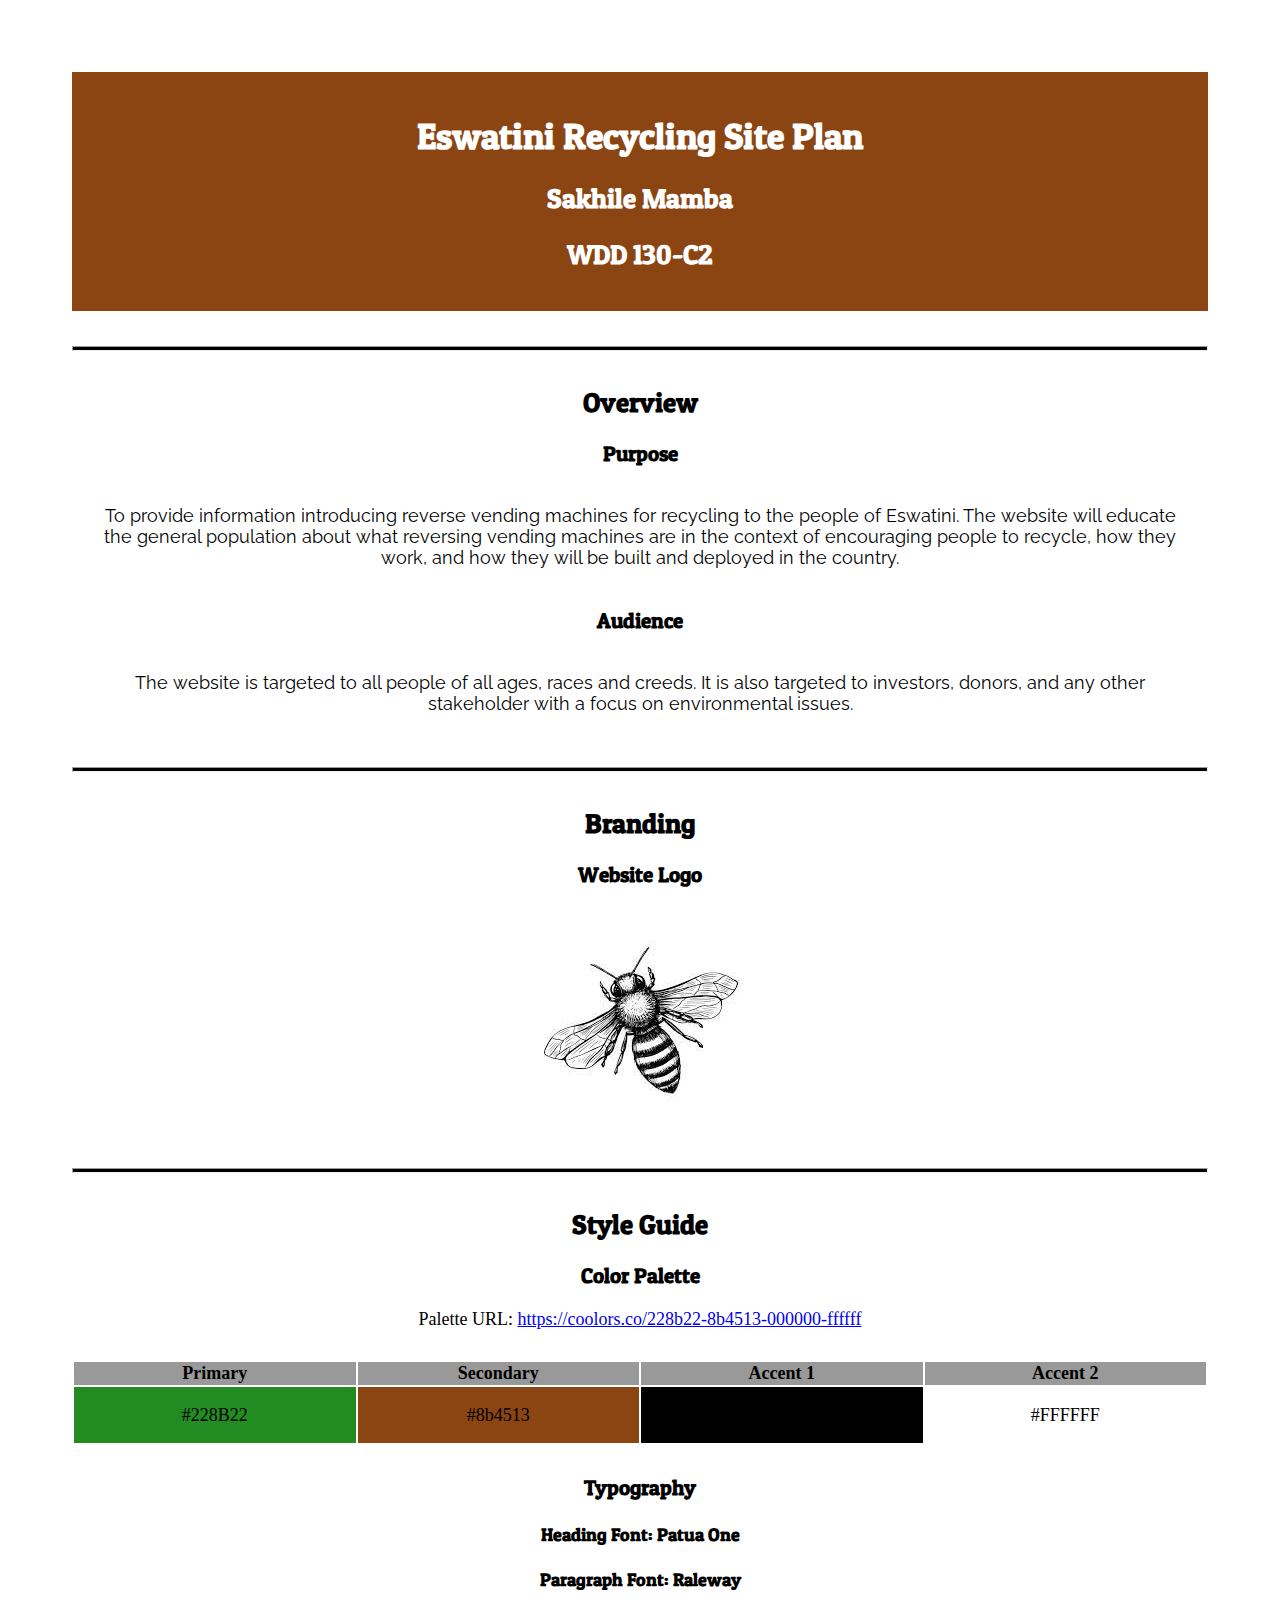
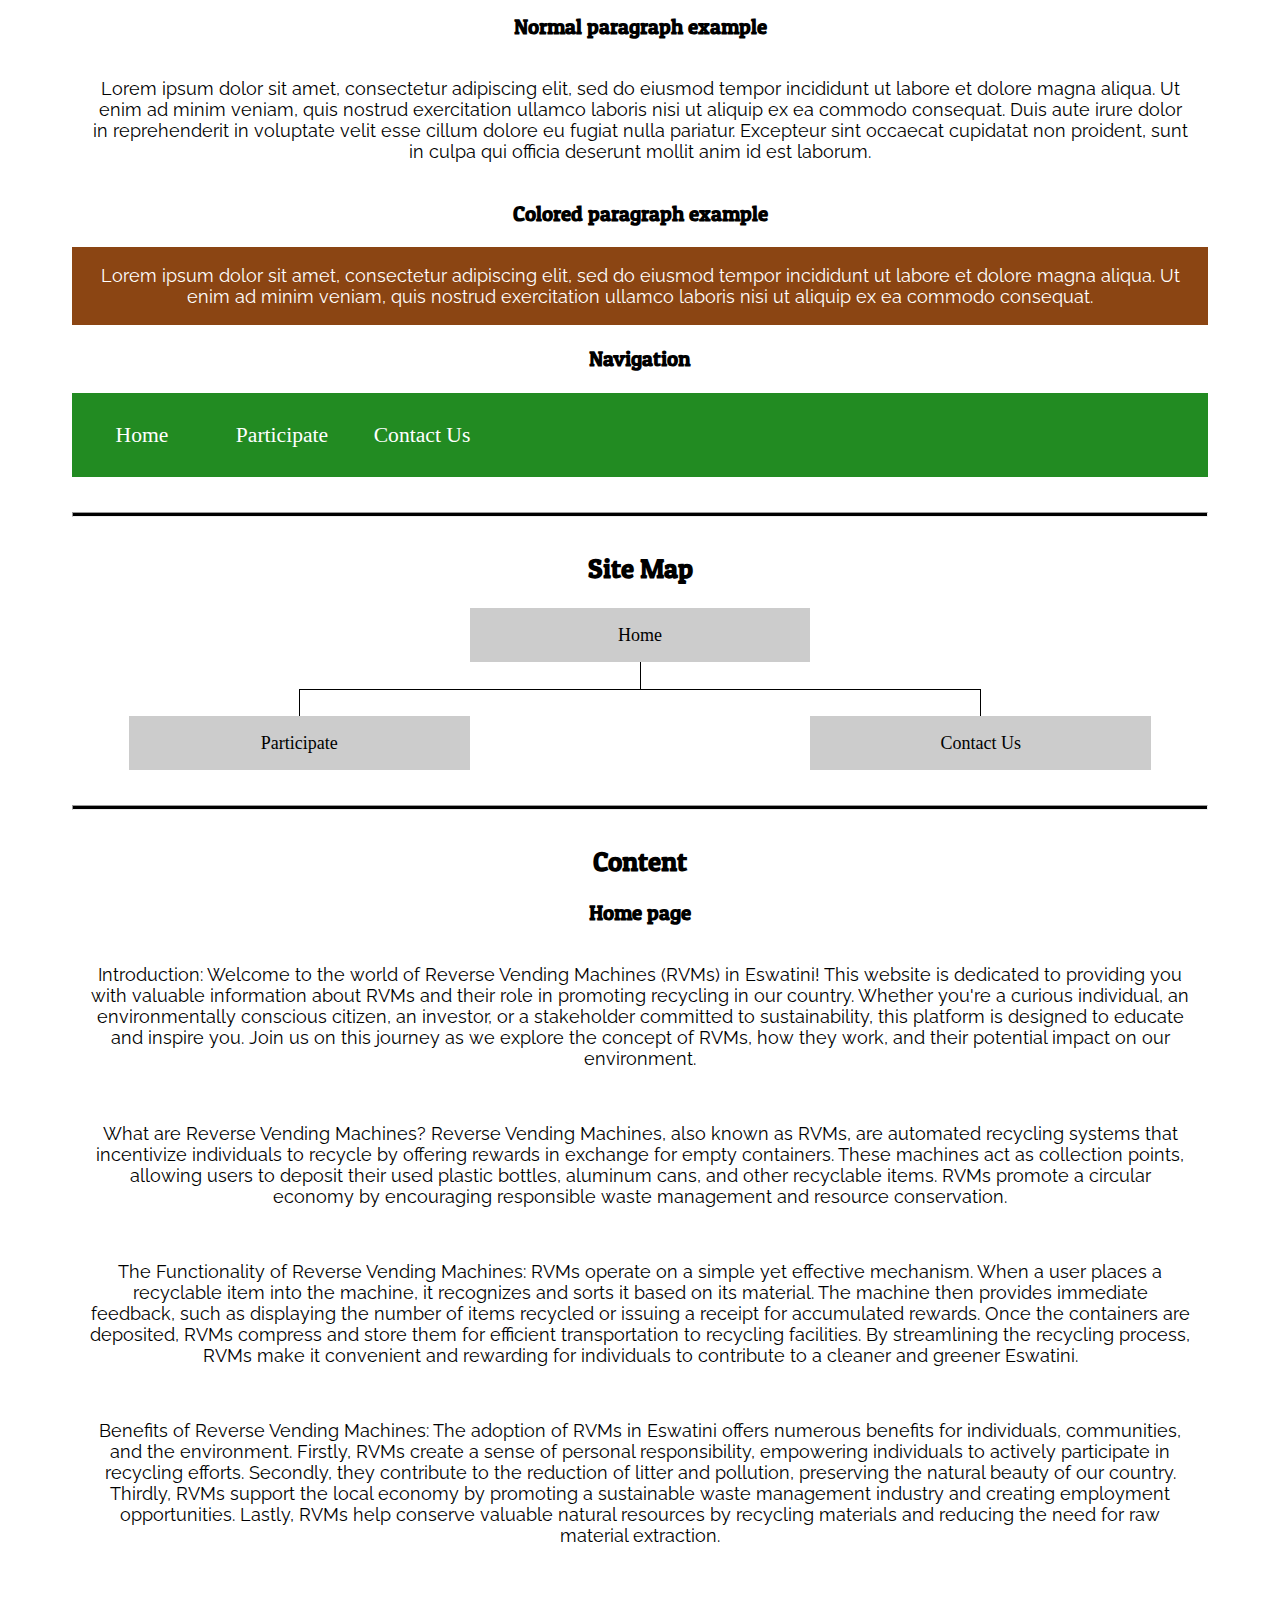
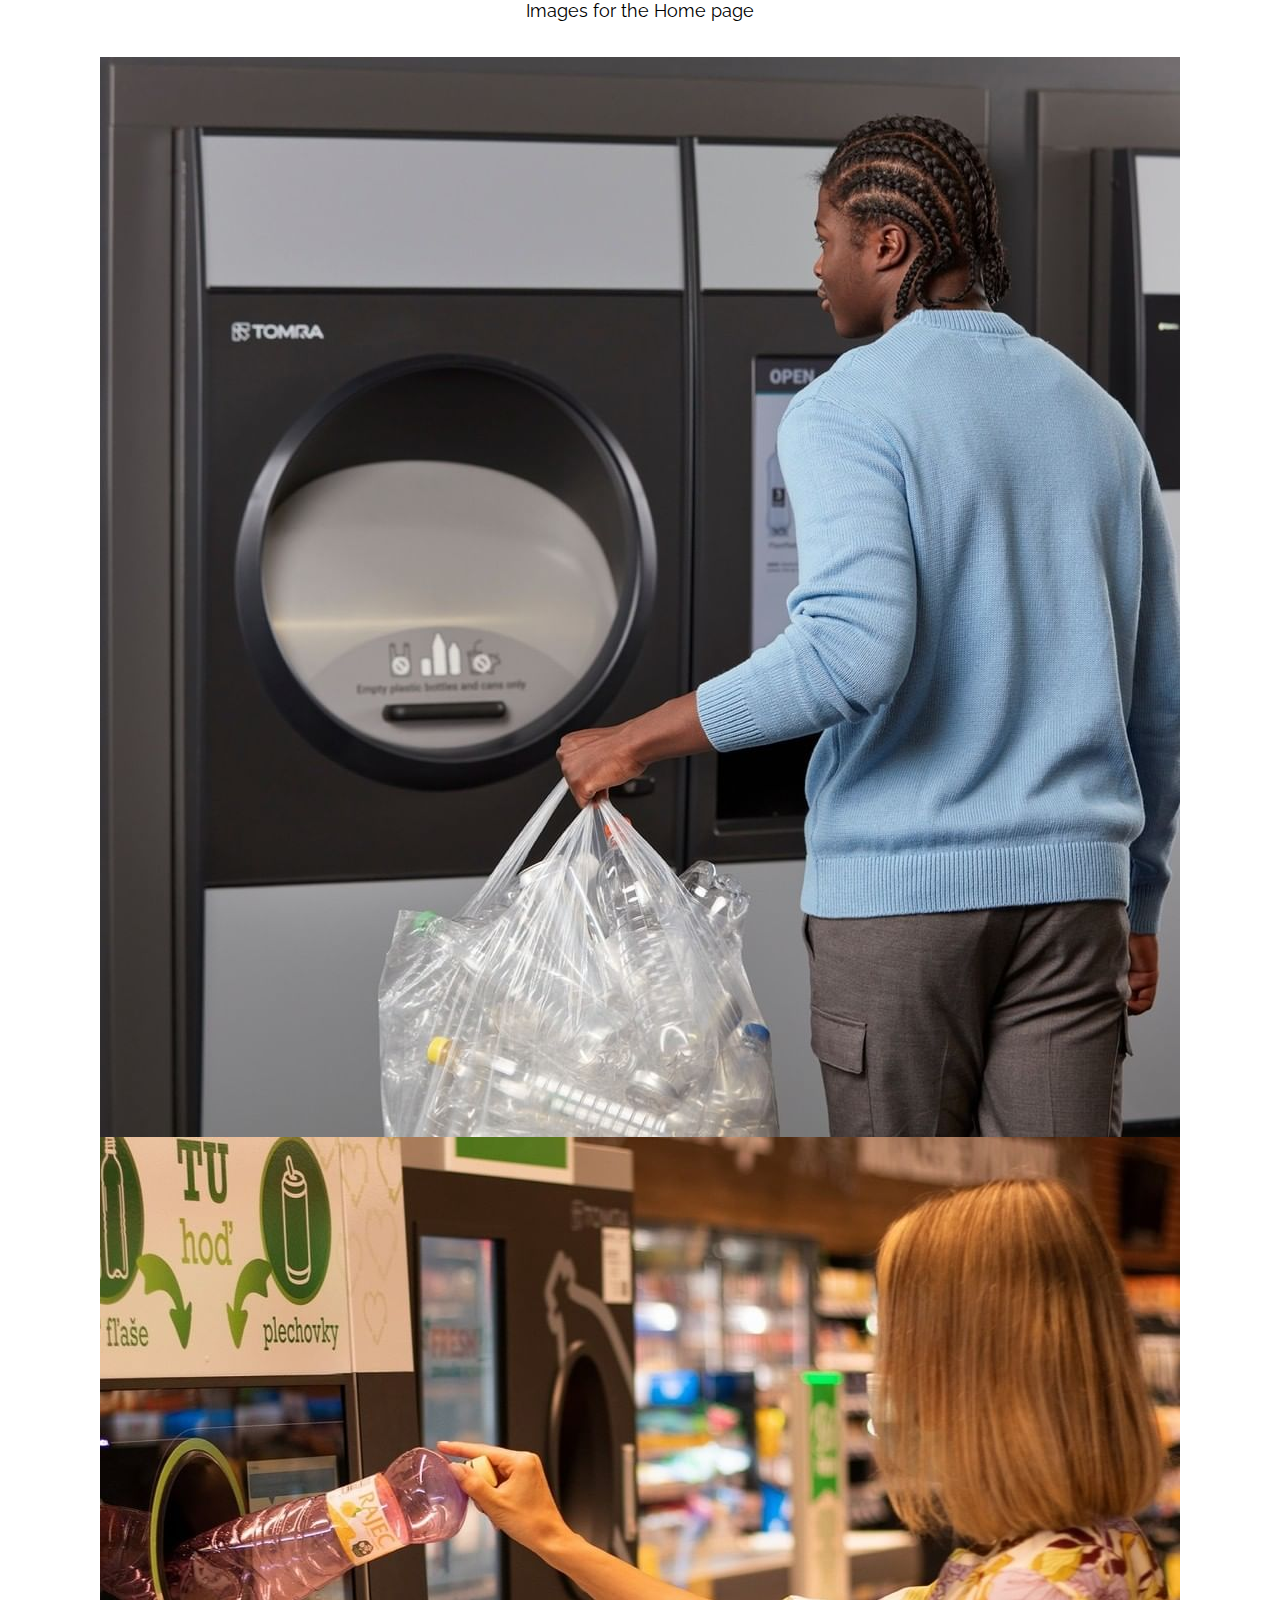
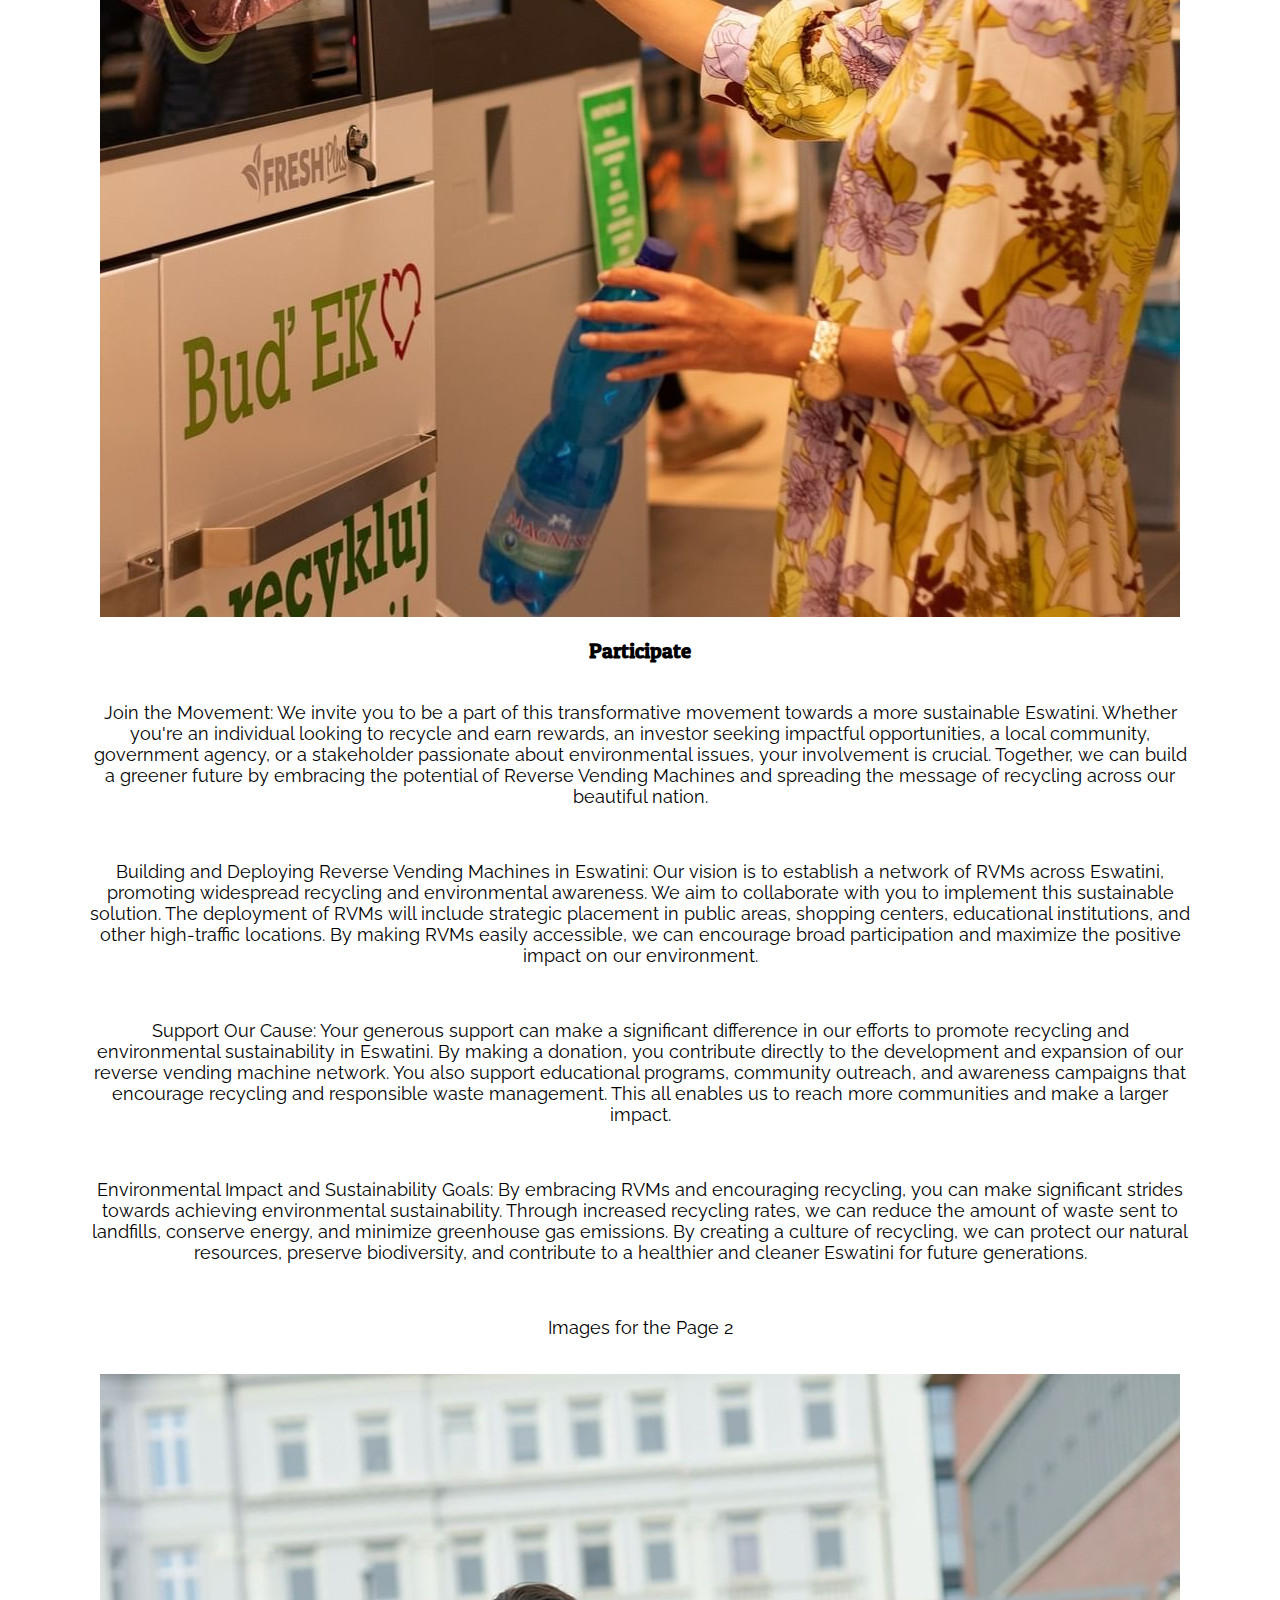
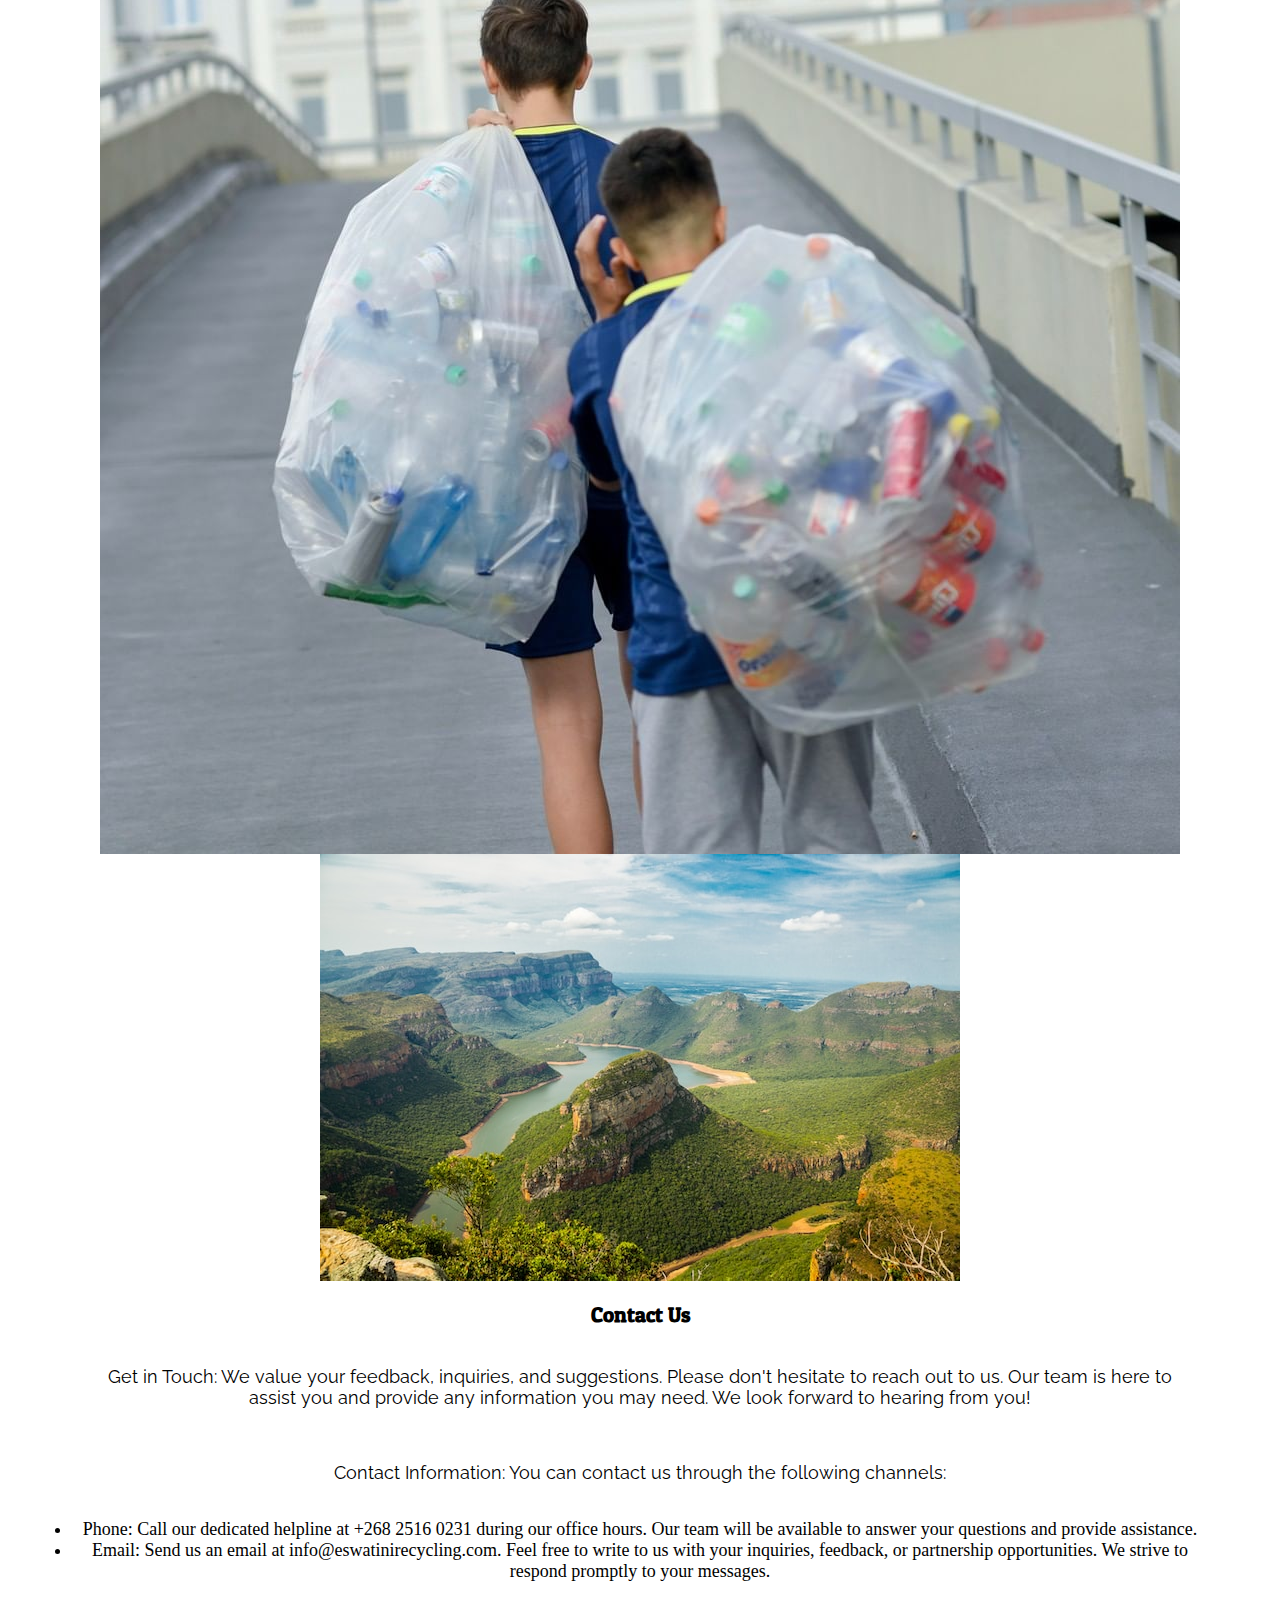
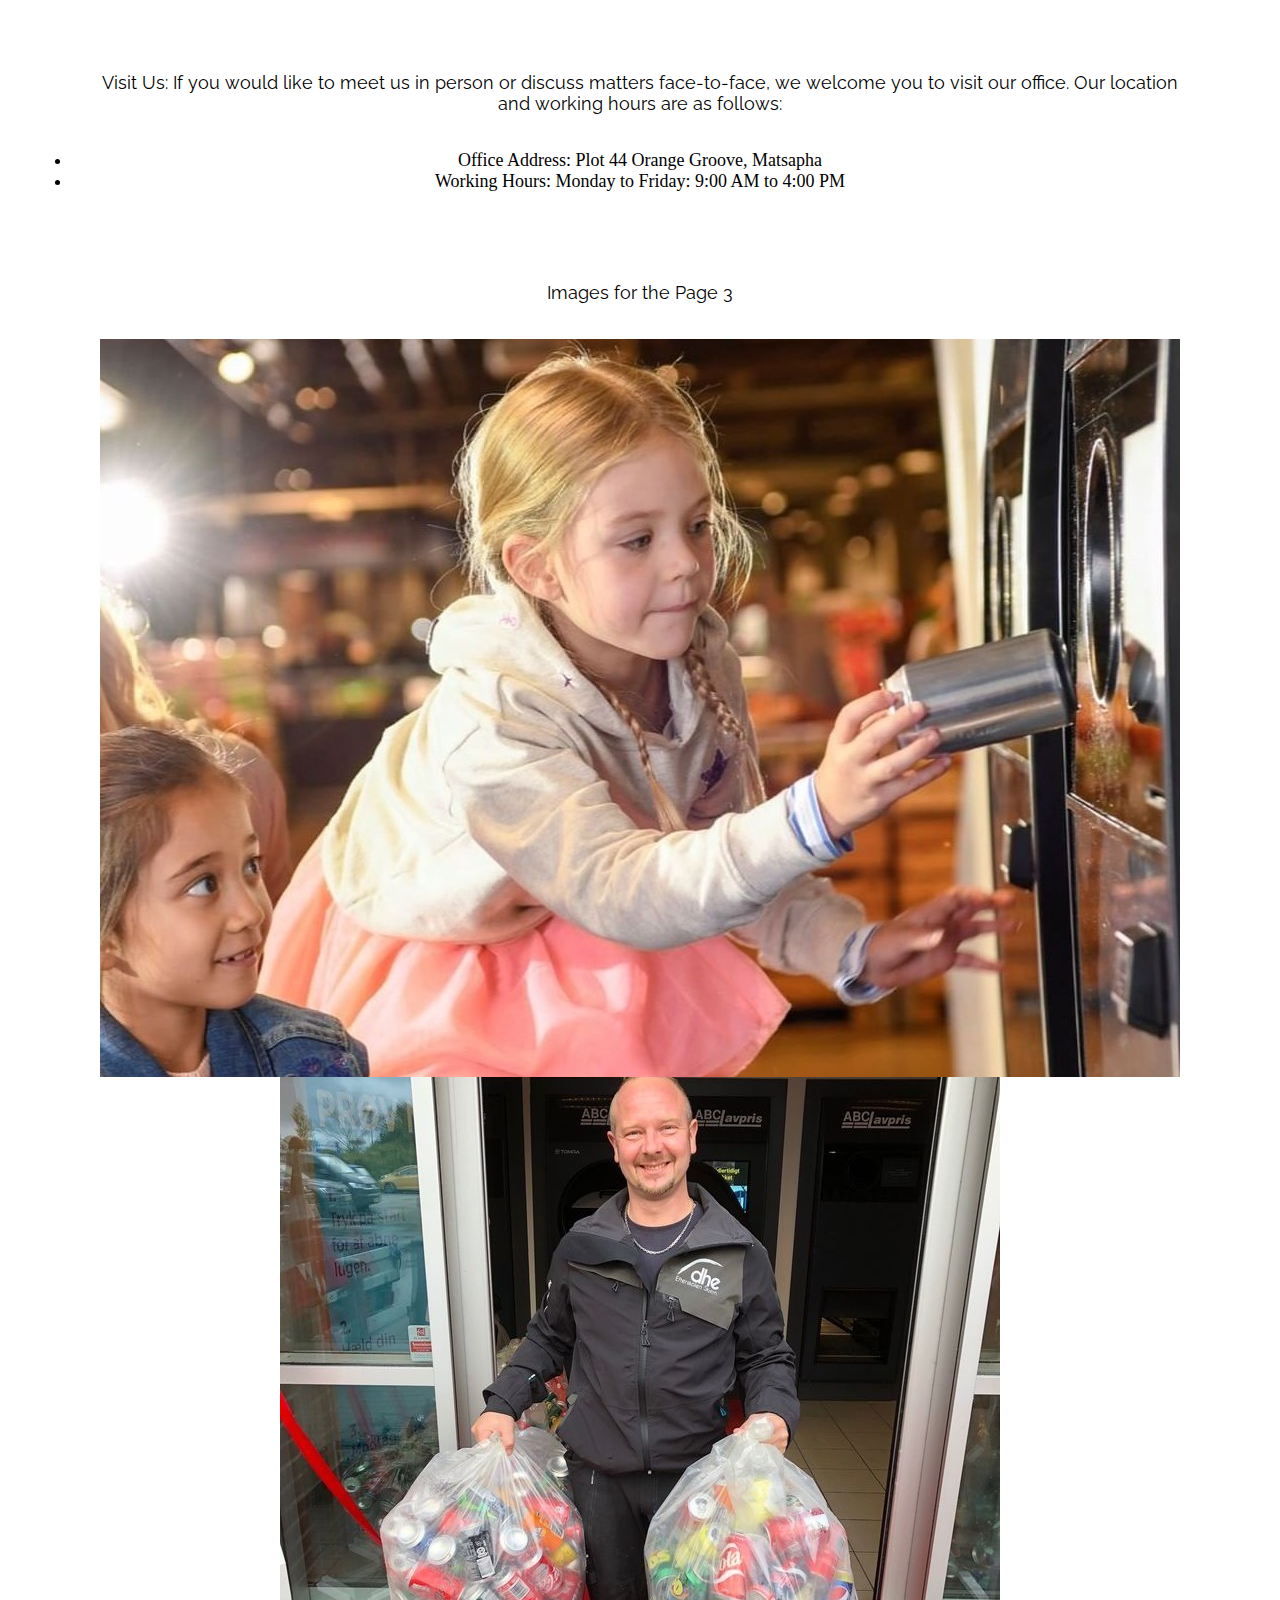
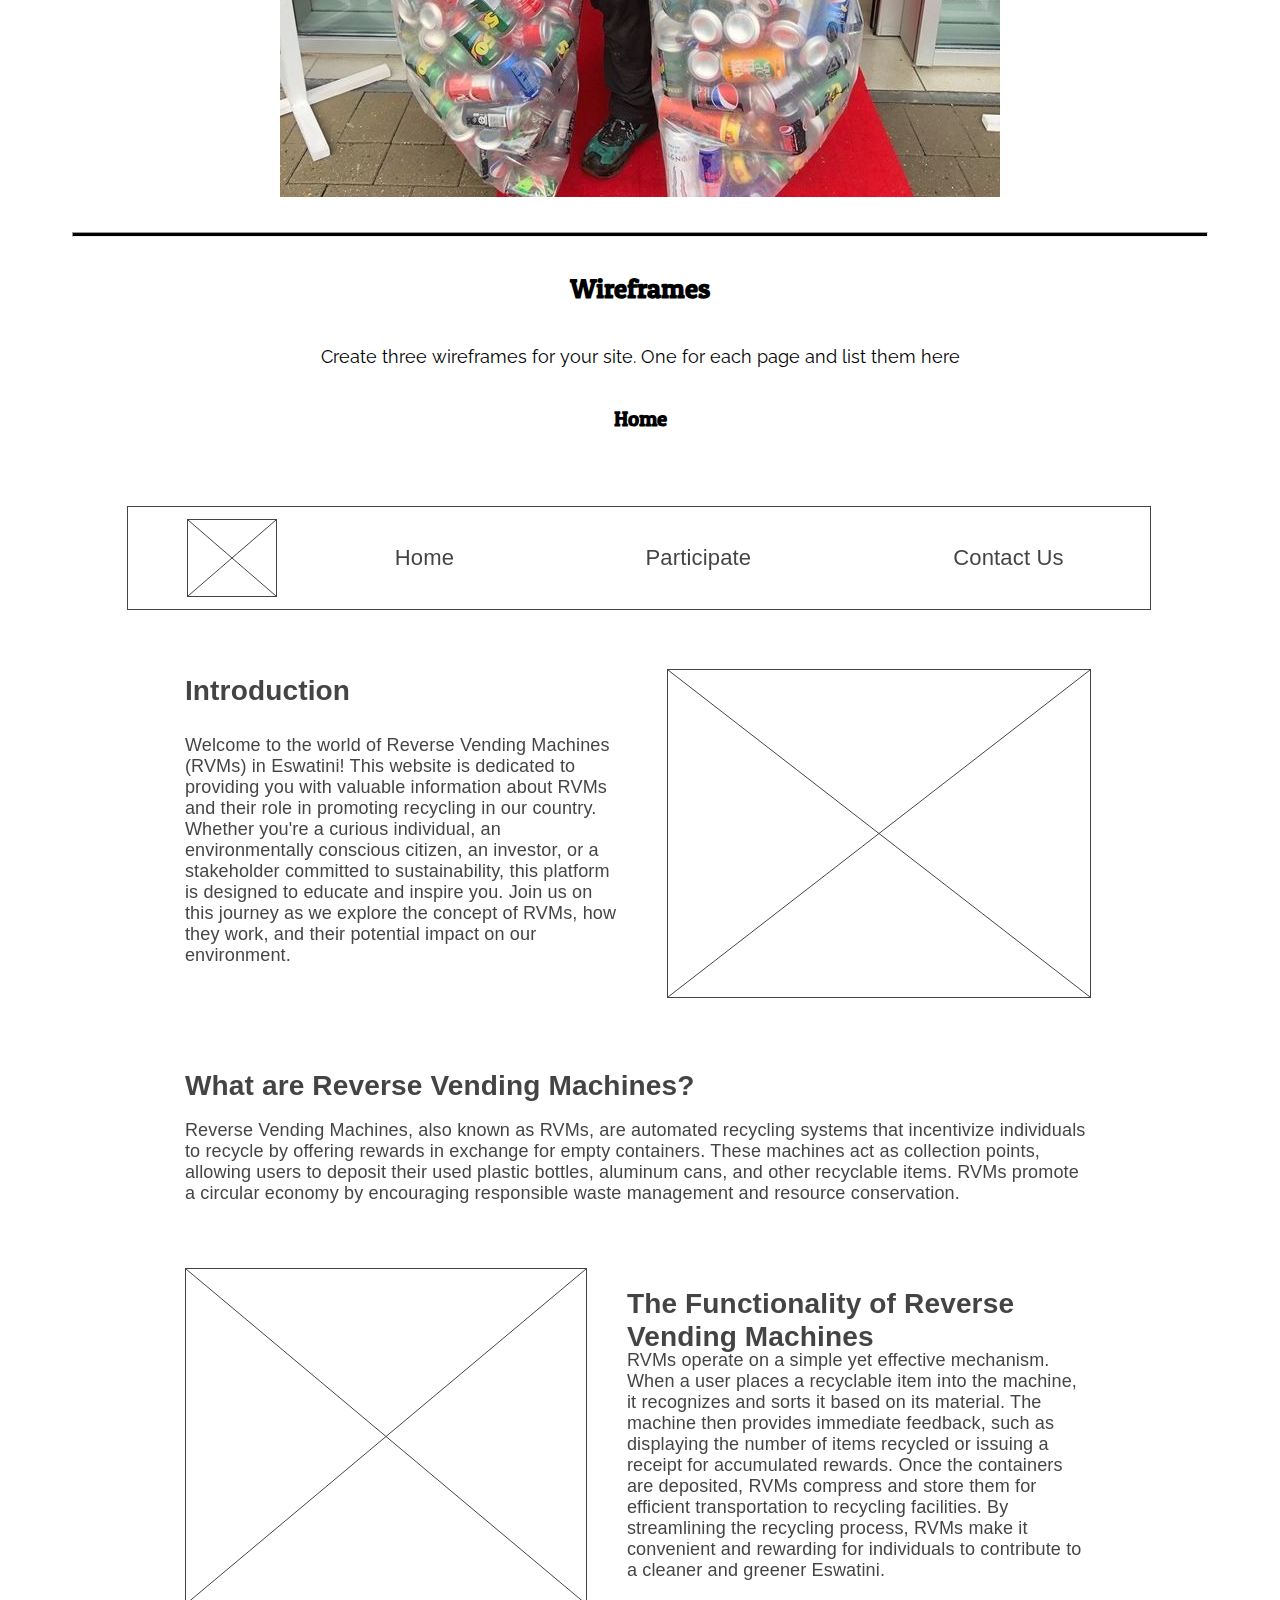
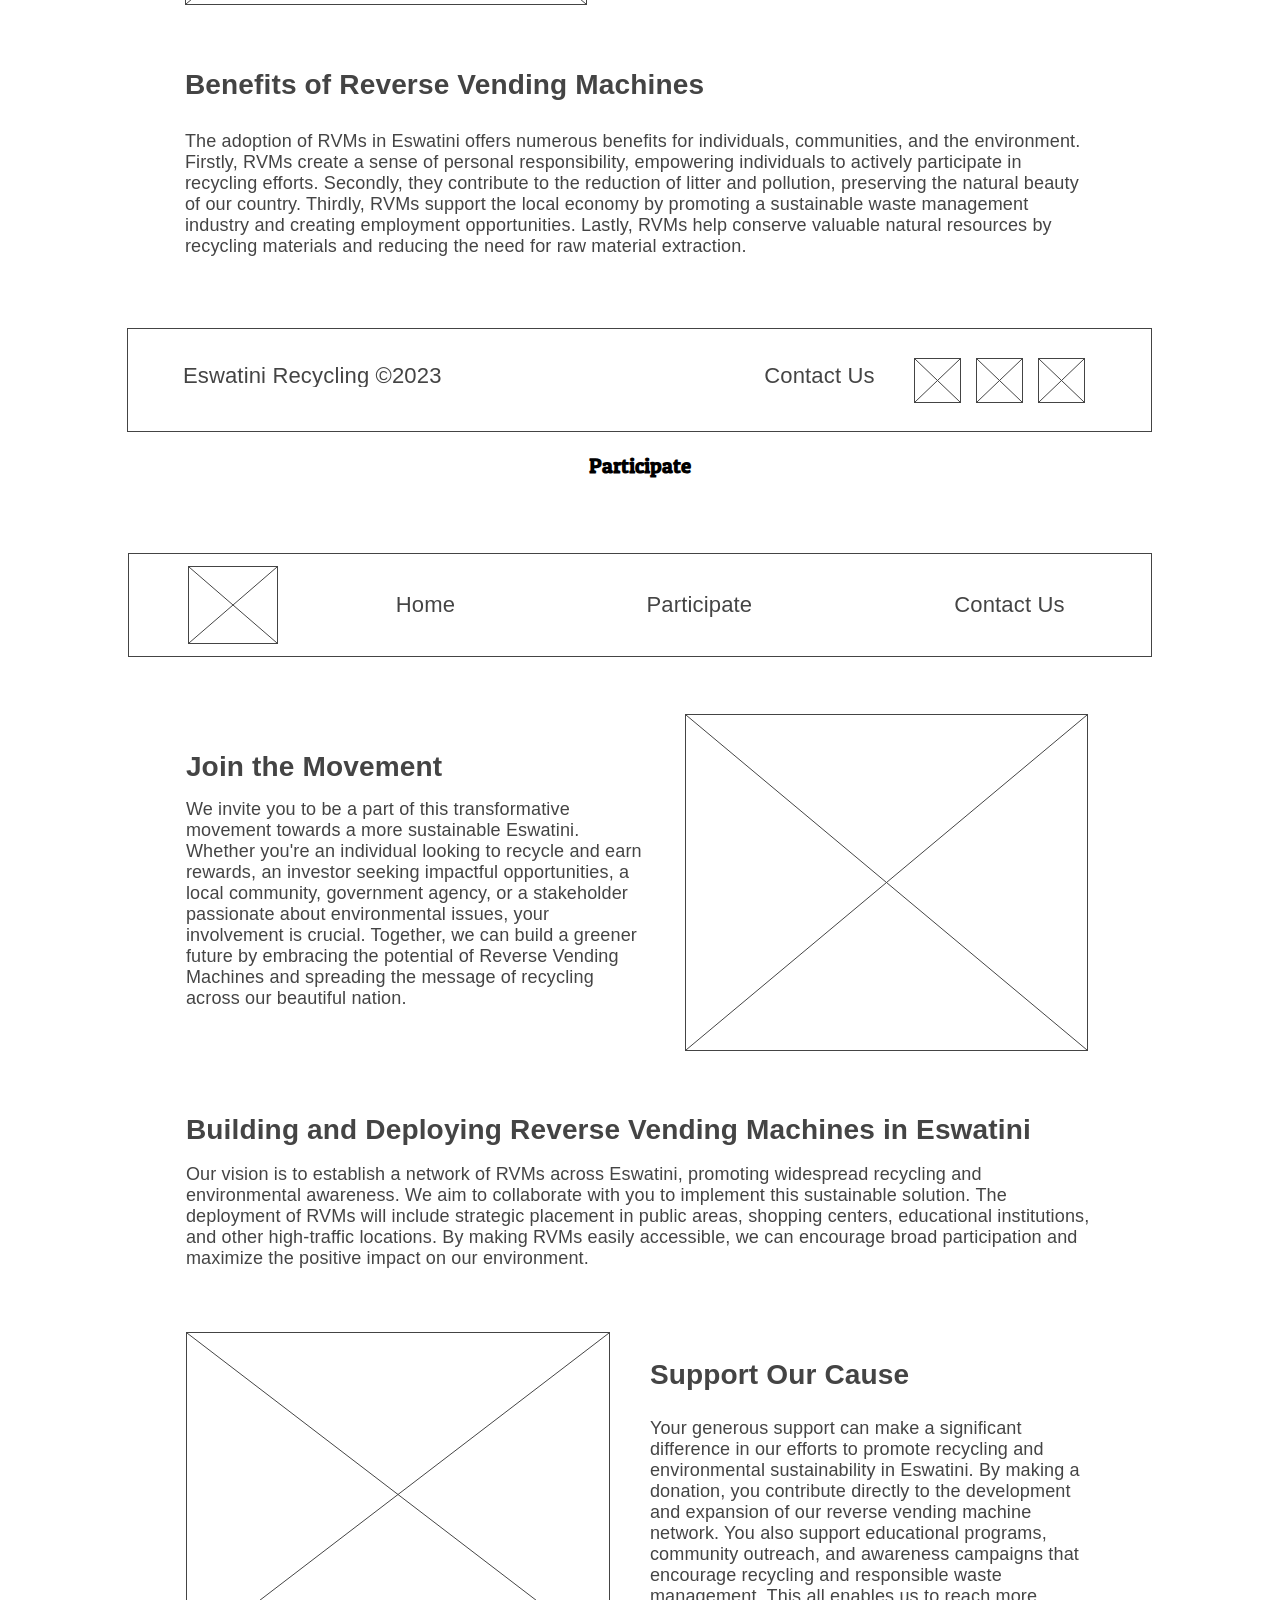
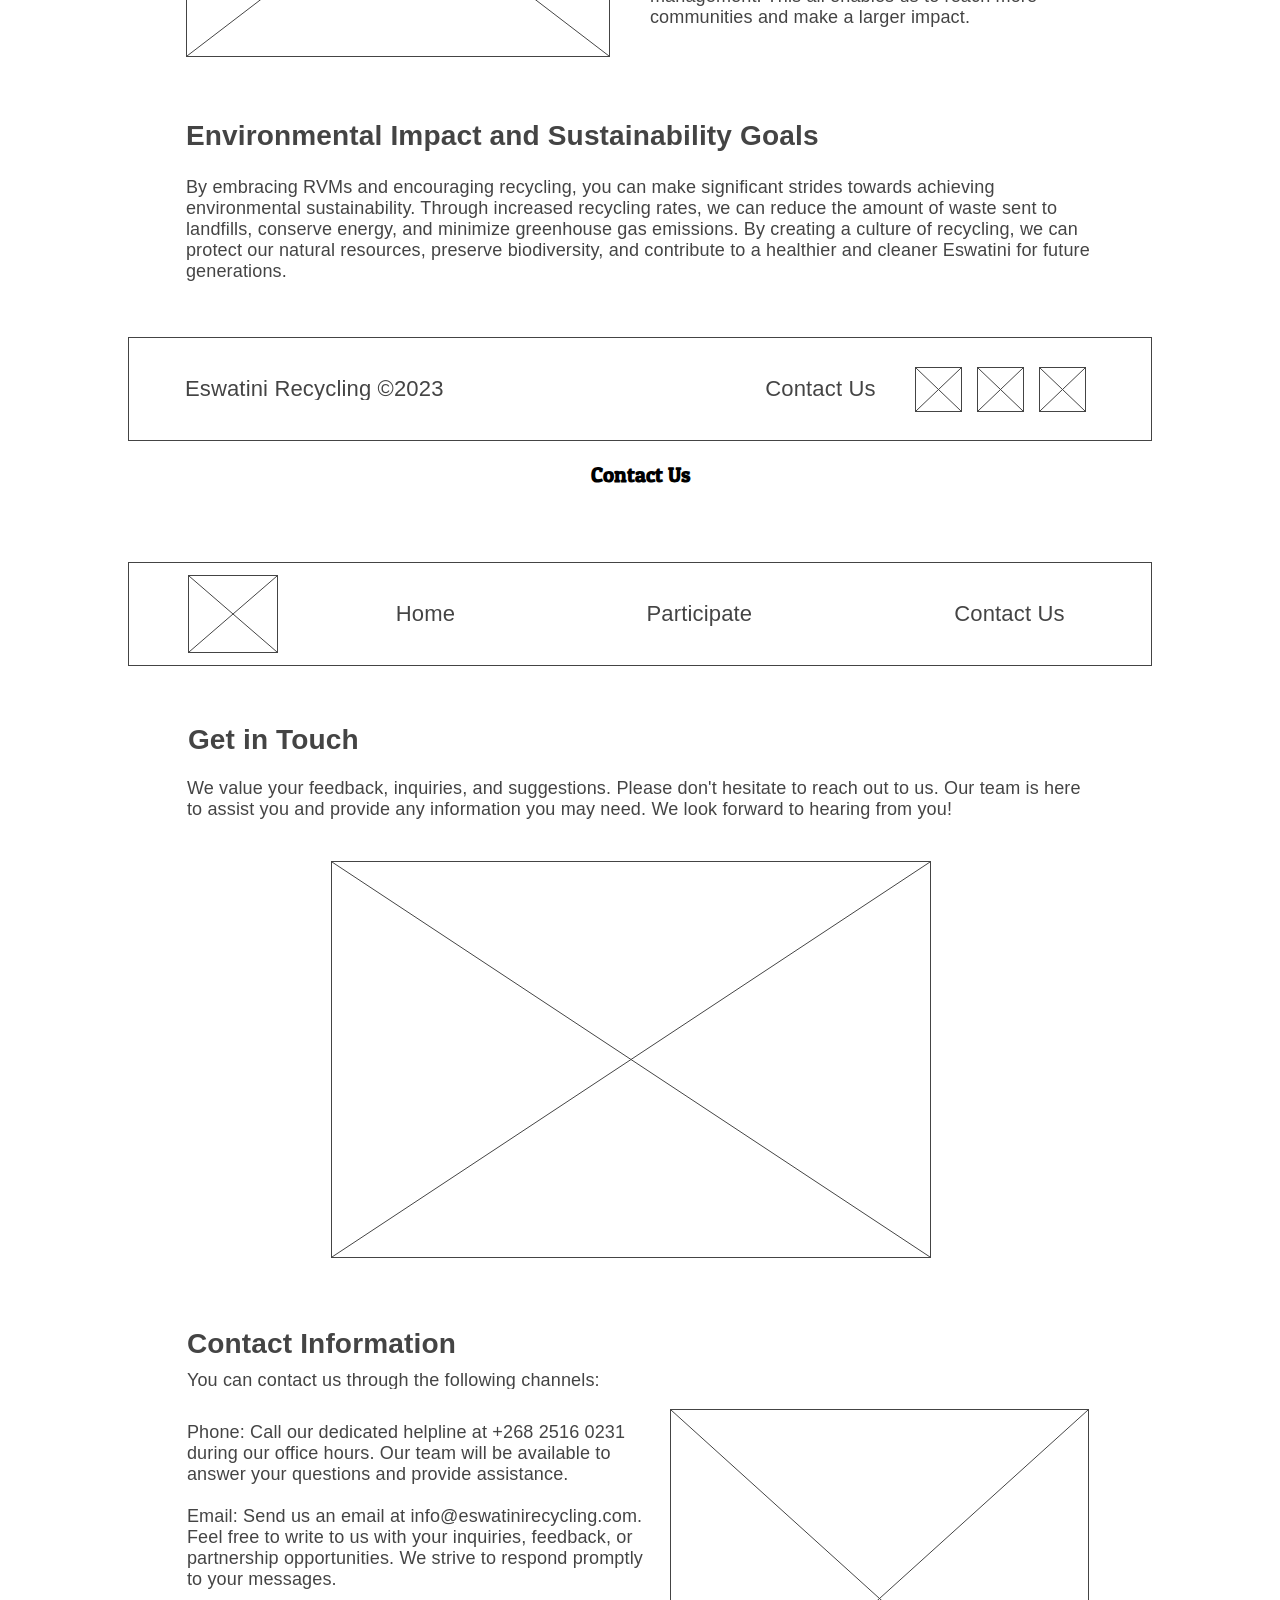
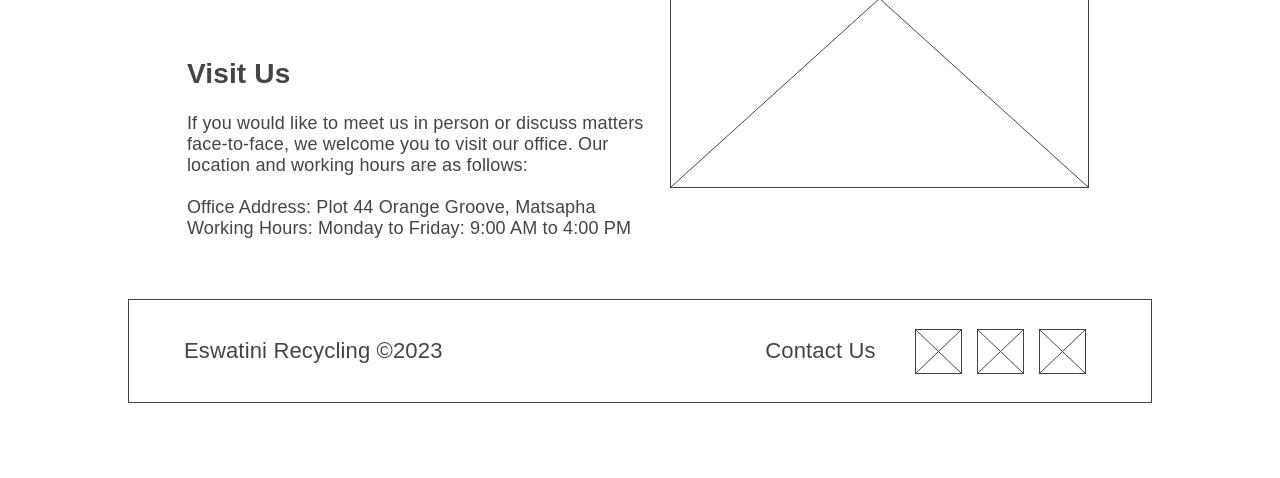
<file: reversevending/site-plan.html>
<!DOCTYPE html>
<html lang="en-us">

<head>
    <meta charset="utf-8">
    <title>Site Plan</title>
    <link type="text/css" rel="stylesheet" href="styles/site-plan.css">
</head>

<body>
    <header>
        <h1>Eswatini Recycling Site Plan</h1>
        <h2>Sakhile Mamba</h2>
        <h2>WDD 130-C2</h2>
        <!-- In the header above, add the name or your site, your name and class number. For example if you are in section 3 you would put WDD 130.03 -->
    </header>
    <main>

        <!-- ------------------------Steps 2-3------------------------------ -->
        <hr>
        <h2>Overview</h2>
        <h3>Purpose</h3>
        <p>To provide information introducing reverse vending machines for recycling to the people of Eswatini. The
            website will educate the general population about what reversing vending machines are in the context of
            encouraging people to recycle, how they work, and how they will be built and deployed in the country. </p>
        <!-- change this -->


        <h3>Audience</h3>
        <p>The website is targeted to all people of all ages, races and creeds. It is also targeted to investors,
            donors, and any other stakeholder with a focus on environmental issues.</p> <!-- change this -->

        <hr>
        <h2>Branding</h2>
        <h3>Website Logo</h3>
        <!-- Replace this with some sort of logo for your site.  A logo can be as simple as the name of your site in a nice font :) -->
        <img src="images/logo.jpeg" alt="Logo image">
        <!--One living organism that is often considered an indicator of environmental health is the honeybee (Apis mellifera). Honeybees are crucial pollinators that play a vital role in the reproduction of many plant species. Their population and behavior can provide insights into the overall health and balance of ecosystems.

        Honeybees are sensitive to changes in their environment, including pollution, habitat loss, pesticide use, and climate change. Their decline or disappearance from an area can indicate environmental degradation or imbalances in the ecosystem. Monitoring honeybee populations and studying their behavior can help assess the environmental health of an area and identify potential issues that need attention.

        It's important to note that while honeybees are an important indicator species, the environmental health of the Earth is complex and multifaceted. It requires the consideration of various indicators, such as water quality, biodiversity, air pollution, and ecosystem dynamics, to get a comprehensive understanding of the overall environmental health.
        -->
        <hr>
        <h2>
            Style Guide
        </h2>

        <!-- ------------------------Steps 4-8------------------------------ -->

        <h3>
            Color Palette
        </h3>
        <!--  The colors you choose for a website are one of the most important decisions you will make. Follow the instructions on the activity in iLearn then return and replace the color codes below with the hex color codes (the 6 digit numbers that show at the bottom of each color) for the colors you have chosen below.  You should have at least 2 colors but do not have to fill in all 4 if you do not need them.  -->

        <!-- Copy and paste the URL to your finished palette below Make sure to paste it into both spots -->
        Palette URL: <a href="https://coolors.co/228b22-8b4513-000000-ffffff"
            target="_blank">https://coolors.co/228b22-8b4513-000000-ffffff</a>


        <table class="colors">
            <tr>
                <th>Primary</th>
                <th>Secondary</th>
                <th>Accent 1</th>
                <th>Accent 2</th>
            </tr>
            <!-- Replace the numbers in the boxes below with your hex color codes. Then switch to the site-plan.css file and change your colors there as well. -->
            <tr>
                <td class="primary">#228B22</td>
                <!--Represents nature, growth, and sustainability. Will be the dominant color used throughout the website. Can be used for headers, backgrounds, or prominent elements to establish the overall theme. -->
                <td class="secondary">#8b4513</td>
                <!--Evokes cleanliness, purity,a touch of vibrancy, freshness, and water conservation. Complements the primary color and can be used for subheadings, buttons, or other important elements. Enhances the overall visual appeal.-->
                <td class="accent1">#000000</td>
                <!--Symbolizes recycling, organic materials, and earth. Used sparingly to highlight specific elements or create visual contrast. Can be used for borders, icons, or call-to-action buttons.-->
                <td class="accent2">#FFFFFF</td>
                <!--Adds a clean and modern touch. Used for text, backgrounds, or negative space to maintain a clean and modern aesthetic.-->
            </tr>
        </table>

        <!-- ------------------------Step 9------------------------------ -->

        <h3>
            Typography
        </h3>
        <!-- Choose a font for your paragraphs (body copy) and headlines. What font(s) have you chosen? Why did you choose what you did?  Make sure to review the list of web safe fonts at W3Schools.org as a starting point.  Think also about which of your colors above you might use for background and font colors. -->

        <h4>
            Heading Font: Patua One <!-- change this -->
        </h4>
        <h4>
            Paragraph Font: Raleway <!-- change this -->
        </h4>
        <h3>
            Normal paragraph example
        </h3>
        <p>
            Lorem ipsum dolor sit amet, consectetur adipiscing elit, sed do eiusmod tempor incididunt ut labore et
            dolore magna aliqua. Ut enim ad minim veniam, quis nostrud exercitation ullamco laboris nisi ut aliquip ex
            ea commodo consequat. Duis aute irure dolor in reprehenderit in voluptate velit esse cillum dolore eu fugiat
            nulla pariatur. Excepteur sint occaecat cupidatat non proident, sunt in culpa qui officia deserunt mollit
            anim id est laborum.
        </p>
        <h3>
            Colored paragraph example
        </h3>
        <p class="colored">
            Lorem ipsum dolor sit amet, consectetur adipiscing elit, sed do eiusmod tempor incididunt ut labore et
            dolore magna aliqua. Ut enim ad minim veniam, quis nostrud exercitation ullamco laboris nisi ut aliquip ex
            ea commodo consequat.
        </p>

        <!-- ------------------------Step 10------------------------------ -->

        <h3>
            Navigation
        </h3>
        <!-- Think about how you want your navigation bar to look. In the site-plan.css file change the colors to your colors to get the look you desire. -->
        <nav>
            <a href="#">Home</a>
            <a href="#">Participate</a>
            <a href="#">Contact Us</a>
        </nav>
        <hr>
        <h2>
            Site Map
        </h2>
        <div class="sitemap">
            <div class="sm-home">
                Home
            </div>
            <div class="sm-page2">
                Participate <!-- change this -->
            </div>
            <div class="sm-page3">
                Contact Us <!-- change this -->
            </div>

            <div class="top">
                &nbsp;
            </div>
            <div class="left">
                &nbsp;
            </div>
            <div class="right">
                &nbsp;
            </div>

        </div>

        <!-- --------Content Section -------------- -->
        <hr>
        <h2>
            Content
        </h2>
        <h3>Home page</h3>
        <p>
            Introduction: 
            Welcome to the world of Reverse Vending Machines (RVMs) in Eswatini! This website is dedicated to providing you with valuable information about RVMs and their role in promoting recycling in our country. Whether you're a curious individual, an environmentally conscious citizen, an investor, or a stakeholder committed to sustainability, this platform is designed to educate and inspire you. Join us on this journey as we explore the concept of RVMs, how they work, and their potential impact on our environment.
        </p>
        <p>
            What are Reverse Vending Machines? 
            Reverse Vending Machines, also known as RVMs, are automated recycling systems that incentivize individuals to recycle by offering rewards in exchange for empty containers. These machines act as collection points, allowing users to deposit their used plastic bottles, aluminum cans, and other recyclable items. RVMs promote a circular economy by encouraging responsible waste management and resource conservation.
        </p>
        <p>
            The Functionality of Reverse Vending Machines: 
            RVMs operate on a simple yet effective mechanism. When a user places a recyclable item into the machine, it recognizes and sorts it based on its material. The machine then provides immediate feedback, such as displaying the number of items recycled or issuing a receipt for accumulated rewards. Once the containers are deposited, RVMs compress and store them for efficient transportation to recycling facilities. By streamlining the recycling process, RVMs make it convenient and rewarding for individuals to contribute to a cleaner and greener Eswatini.
        </p>
        <p>
            Benefits of Reverse Vending Machines: 
            The adoption of RVMs in Eswatini offers numerous benefits for individuals, communities, and the environment. Firstly, RVMs create a sense of personal responsibility, empowering individuals to actively participate in recycling efforts. Secondly, they contribute to the reduction of litter and pollution, preserving the natural beauty of our country. Thirdly, RVMs support the local economy by promoting a sustainable waste management industry and creating employment opportunities. Lastly, RVMs help conserve valuable natural resources by recycling materials and reducing the need for raw material extraction.
        </p>
        
        <p>Images for the Home page</p>
        <img src="images/im3.jpg" alt="image for homepage">
        <img src="images/im8.jpg" alt="image for homepage">

        </ul>
        <h3>Participate</h3>
        <P>
            Join the Movement: 
            We invite you to be a part of this transformative movement towards a more sustainable Eswatini. Whether you're an individual looking to recycle and earn rewards, an investor seeking impactful opportunities, a local community, government agency, or a stakeholder passionate about environmental issues, your involvement is crucial. Together, we can build a greener future by embracing the potential of Reverse Vending Machines and spreading the message of recycling across our beautiful nation.
        </P>
        <p>
            Building and Deploying Reverse Vending Machines in Eswatini: 
            Our vision is to establish a network of RVMs across Eswatini, promoting widespread recycling and environmental awareness. We aim to collaborate with you to implement this sustainable solution. The deployment of RVMs will include strategic placement in public areas, shopping centers, educational institutions, and other high-traffic locations. By making RVMs easily accessible, we can encourage broad participation and maximize the positive impact on our environment.
        </p>
        <P>
            Support Our Cause: 
            Your generous support can make a significant difference in our efforts to promote recycling and environmental sustainability in Eswatini. By making a donation, you contribute directly to the development and expansion of our reverse vending machine network. You also support educational programs, community outreach, and awareness campaigns that encourage recycling and responsible waste management. This all enables us to reach more communities and make a larger impact. 
        </P>
        <p>
            Environmental Impact and Sustainability Goals: 
            By embracing RVMs and encouraging recycling, you can make significant strides towards achieving environmental sustainability. Through increased recycling rates, we can reduce the amount of waste sent to landfills, conserve energy, and minimize greenhouse gas emissions. By creating a culture of recycling, we can protect our natural resources, preserve biodiversity, and contribute to a healthier and cleaner Eswatini for future generations.
        </p>
        <p>Images for the Page 2</p>
        <img src="images/im4.jpg" alt="image for page">
        <img src="images/landscape.jpg" alt="image for page">

        </ul>
        <h3>Contact Us</h3>
        <p>
            Get in Touch: 
            We value your feedback, inquiries, and suggestions. Please don't hesitate to reach out to us. Our team is here to assist you and provide any information you may need. We look forward to hearing from you!
        </p>
        <p>
            Contact Information: 
            You can contact us through the following channels:

            <li>Phone: Call our dedicated helpline at +268 2516 0231 during our office hours. Our team will be available to answer your questions and provide assistance.</li>
            <li>Email: Send us an email at info@eswatinirecycling.com. Feel free to write to us with your inquiries, feedback, or partnership opportunities. We strive to respond promptly to your messages.</li>
        </p>
        <p>
            Visit Us: 
            If you would like to meet us in person or discuss matters face-to-face, we welcome you to visit our office. Our location and working hours are as follows:

            <li>Office Address: Plot 44 Orange Groove, Matsapha</li>
            <li>Working Hours: Monday to Friday: 9:00 AM to 4:00 PM</li>
        </p>
        <p>Images for the Page 3</p>
        <img src="images/im6.jpg" alt="image for page3">
        <img src="images/im9.jpg" alt="image for page3">

        </ul>
        <hr>
        <h2>
            Wireframes
        </h2>
        <p>
            Create three wireframes for your site. One for each page and list them here</p>

        <h3>Home</h3>
        <p>
            <!--[Any additional details about home that the wireframe does not make clear]-->
        </p>
        <img src="images/homepage.png" alt="home page wireframe">

        <h3>Participate</h3>
        <p>
            <!--[Any additional details about page 2 that the wireframe does not make clear]-->
        </p>
        <img src="images/participate.png" alt="page 2 wireframe">

        <h3>Contact Us</h3>
        <p>
            <!--[Any additional details about page 3 that the wireframe does not make clear]-->
        </p>
        <img src="images/contactus.png" alt="page 3 wireframe">
    </main>
</body>

</html>
</file>
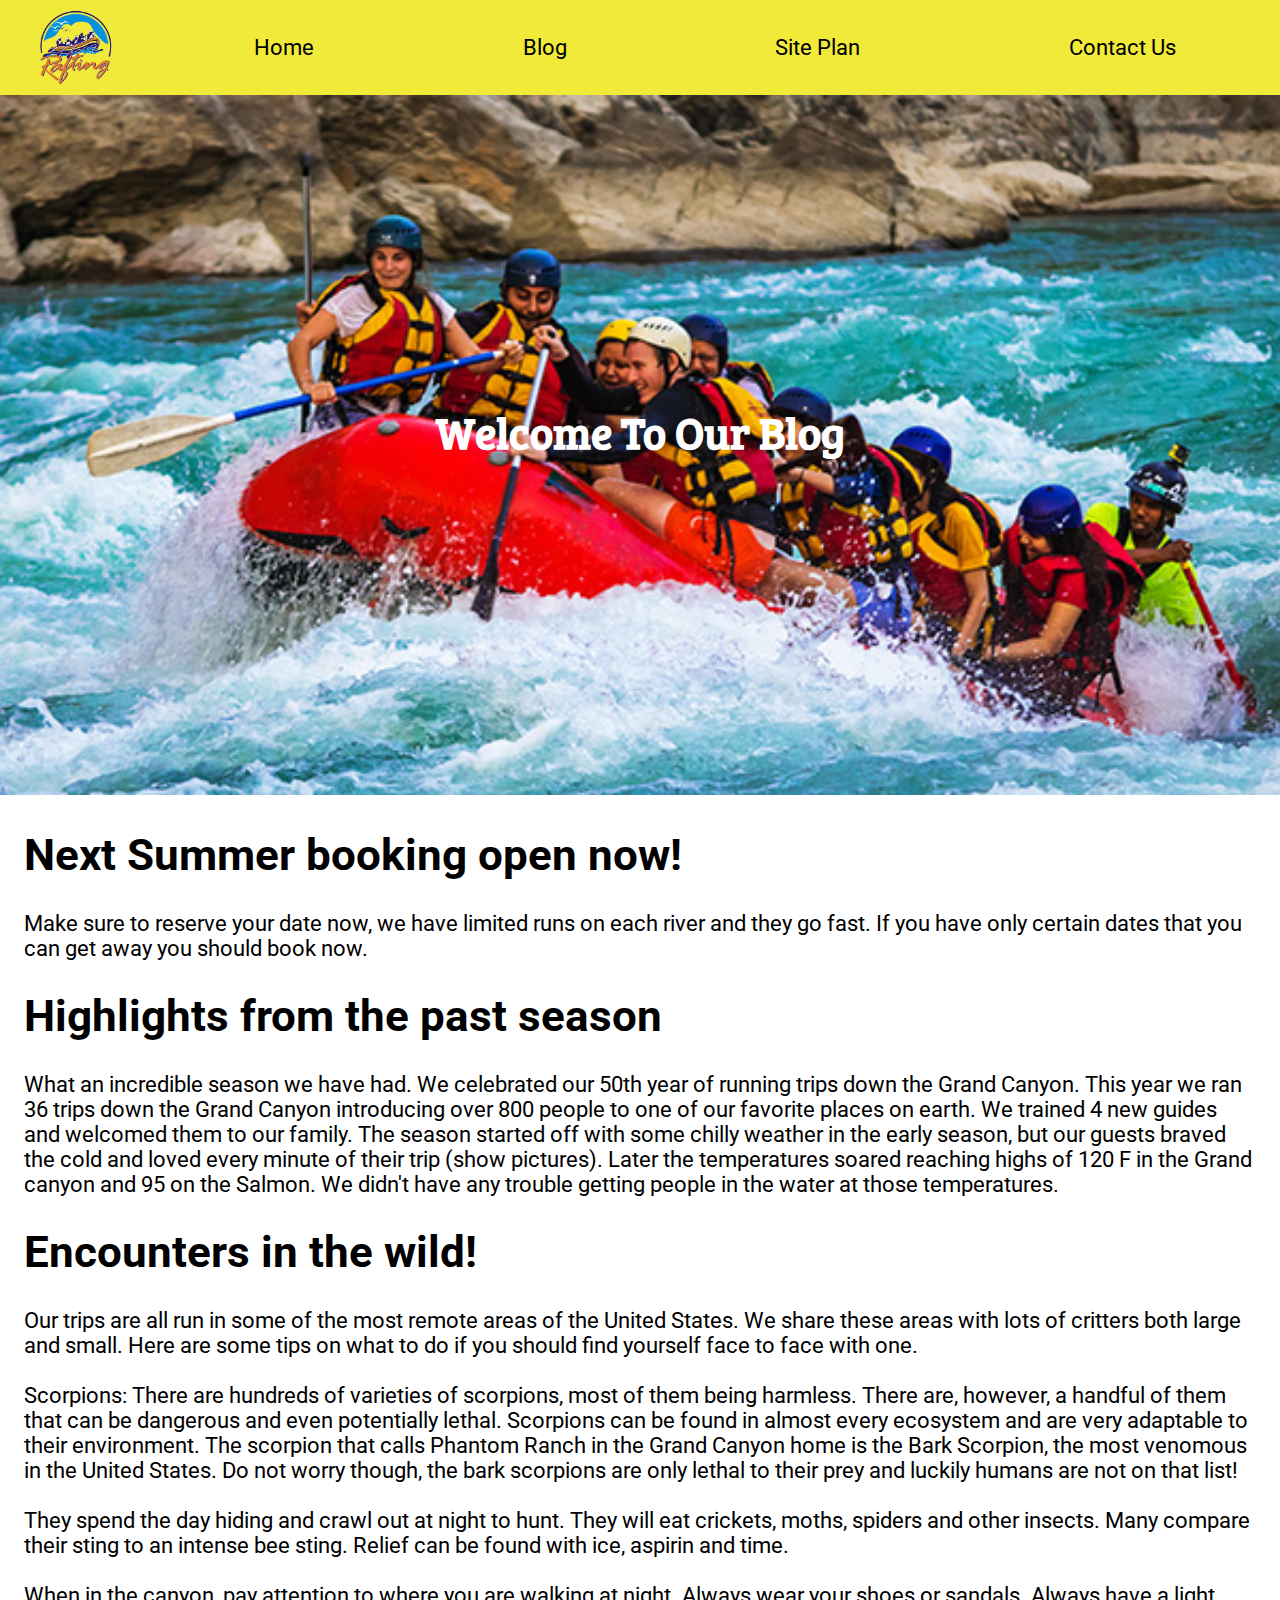
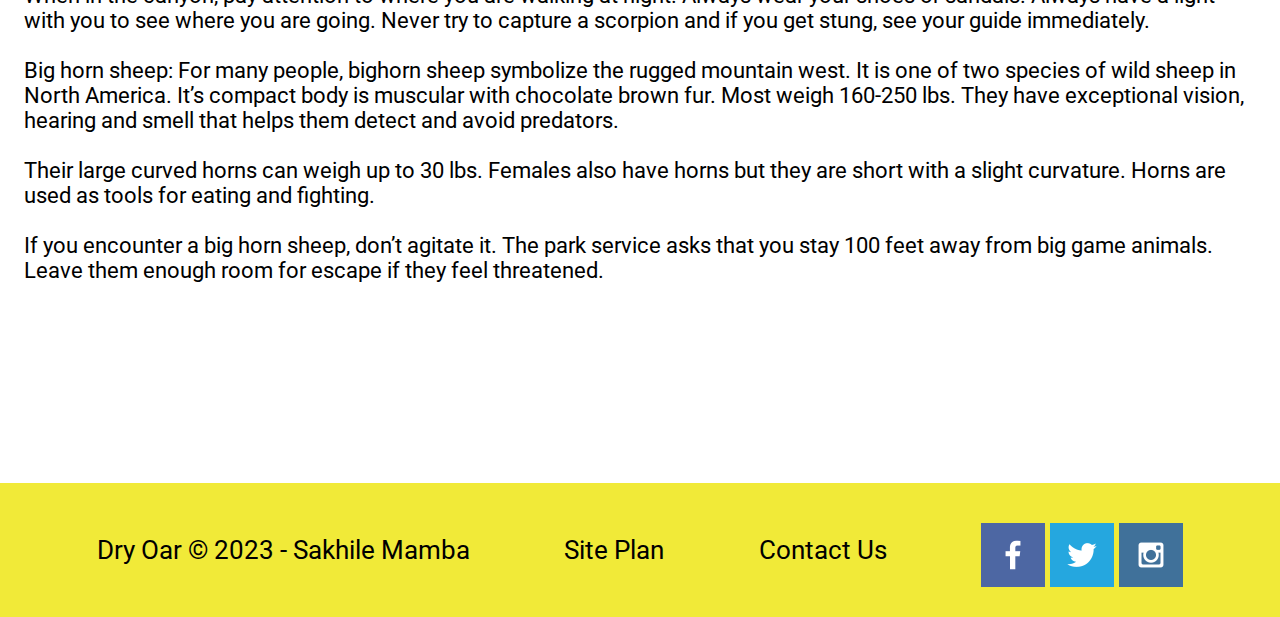
<file: wwr/blog.html>
<!DOCTYPE html>
<html lang="en">
  <head>
    <meta charset="UTF-8" />
    <meta name="viewport" content="width=device-width, initial-scale=1.0" />
    <link rel="stylesheet" href="styles/style.css" />
    <title>Whitewater Rafting Vacations | Dry Oar Boating | Blog</title>
  </head>

  <body>
    <div id="content">
      <header>
        <a href="index.html" id="logo_link">
          <img src="images/logo.png" alt="Dry Oar Logo" class="logo" />
        </a>
        <nav>
          <a href="index.html">Home</a>
          <a href="blog.html">Blog</a>
          <a href="site-plan-rafting.html">Site Plan</a>
          <a href="contactus.html">Contact Us</a>
        </nav>
      </header>
      <div id="hero">
        <div id="hero-box">
          <img
            src="images/rafting18_600.jpg"
            alt="People enjoying rafting"
            id="hero-img"
          />
        </div>
        <section id="hero-msg">
          <h1 class="blog-title">Welcome To Our Blog</h1>
        </section>
      </div>
      <main >
        <article>
            <h1>Next Summer booking open now!</h1>
            <p>
                Make sure to reserve your date now, we have limited runs on each river and they go fast. If you have only certain dates that you can get away you should book now.
            </p>
        </article>
        <article>
            <h1>
                Highlights from the past season
            </h1>
            <p>
                What an incredible season we have had. We celebrated our 50th year of running trips down the Grand Canyon. This year we ran 36 trips down the Grand Canyon introducing over 800 people to one of our favorite places on earth. We trained 4 new guides and welcomed them to our family. The season started off with some chilly weather in the early season, but our guests braved the cold and loved every minute of their trip (show pictures). Later the temperatures soared reaching highs of 120 F in the Grand canyon and 95 on the Salmon. We didn't have any trouble getting people in the water at those temperatures.
            </p>
        </article>
        <article>
            <h1>
                Encounters in the wild!
            </h1>
            <p>
                Our trips are all run in some of the most remote areas of the United States. We share these areas with lots of critters both large and small. Here are some tips on what to do if you should find yourself face to face with one.
                <br>
                <br>
                Scorpions: There are hundreds of varieties of scorpions, most of them being harmless. There are, however, a handful of them that can be dangerous and even potentially lethal. Scorpions can be found in almost every ecosystem and are very adaptable to their environment. The scorpion that calls Phantom Ranch in the Grand Canyon home is the Bark Scorpion, the most venomous in the United States. Do not worry though, the bark scorpions are only lethal to their prey and luckily humans are not on that list!
                <br>
                <br>
                They spend the day hiding and crawl out at night to hunt. They will eat crickets, moths, spiders and other insects. Many compare their sting to an intense bee sting. Relief can be found with ice, aspirin and time.
                <br>
                <br>
                When in the canyon, pay attention to where you are walking at night. Always wear your shoes or sandals. Always have a light with you to see where you are going. Never try to capture a scorpion and if you get stung, see your guide immediately.
                <br>
                <br>
                Big horn sheep: For many people, bighorn sheep symbolize the rugged mountain west. It is one of two species of wild sheep in North America. It’s compact body is muscular with chocolate brown fur. Most weigh 160-250 lbs. They have exceptional vision, hearing and smell that helps them detect and avoid predators.
                <br>
                <br>
                Their large curved horns can weigh up to 30 lbs. Females also have horns but they are short with a slight curvature. Horns are used as tools for eating and fighting.
                <br>
                <br>
                If you encounter a big horn sheep, don’t agitate it. The park service asks that you stay 100 feet away from big game animals. Leave them enough room for escape if they feel threatened.
            </p>
        </article>
      </main>
      <footer>
        <p>Dry Oar &copy; 2023 - Sakhile Mamba</p>
        <p><a href="site-plan-rafting.html">Site Plan</a></p>
        <p><a href="contactus.html">Contact Us</a></p>
        <div class="social">
          <a href="https://facebook.com" target="_blank">
            <img src="images/facebook.png" alt="fb icon" />
          </a>
          <a href="https://twitter.com" target="_blank">
            <img src="images/twitter.png" alt="twitter icon" />
          </a>
          <a href="https://instagram.com" target="_blank">
            <img src="images/instagram.png" alt="instagram icon" />
          </a>
        </div>
      </footer>
    </div>
  </body>
</html>
</file>
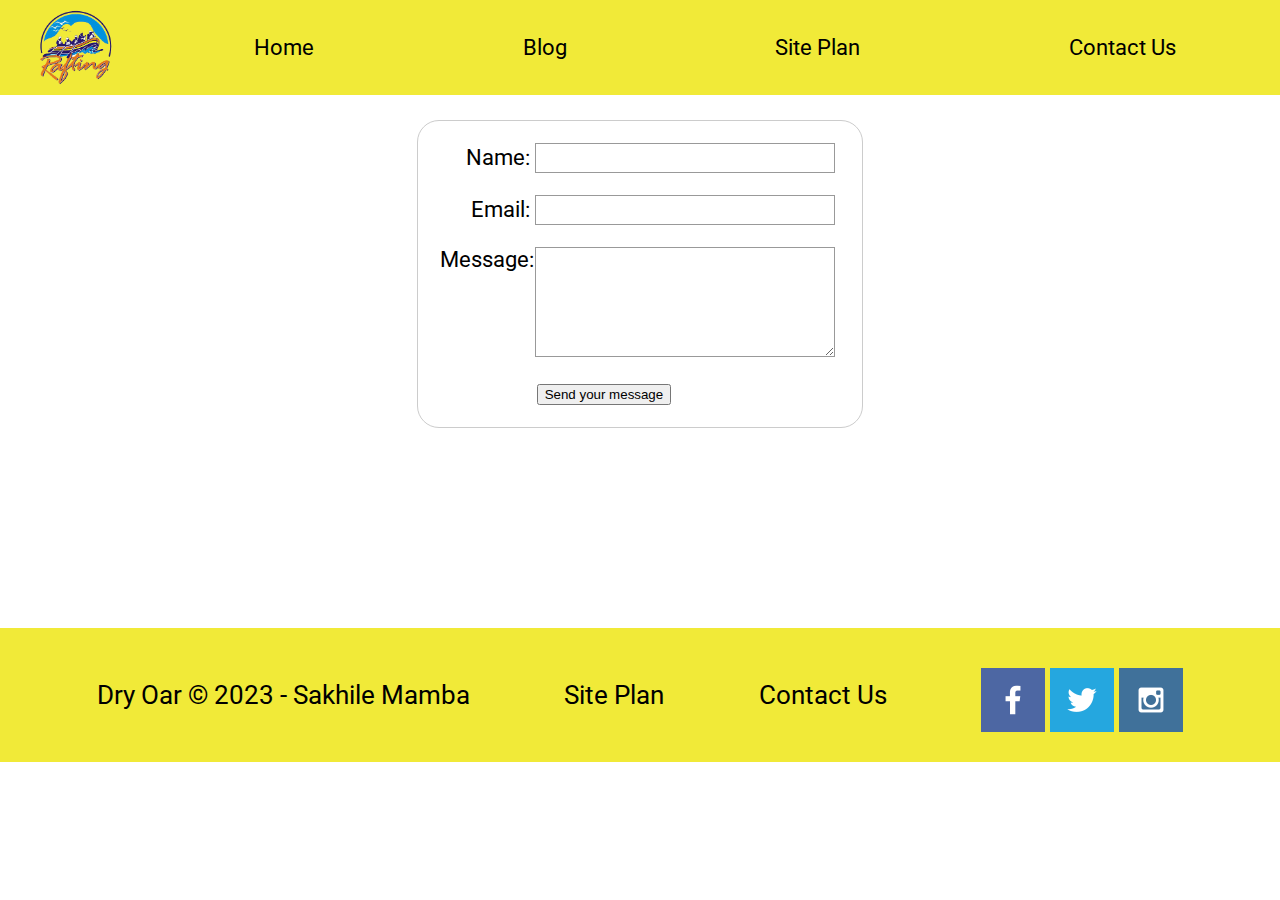
<file: wwr/contactus.html>
<!DOCTYPE html>
<html lang="en">
  <head>
    <meta charset="UTF-8" />
    <meta name="viewport" content="width=device-width, initial-scale=1.0" />
    <link rel="stylesheet" href="styles/style.css" />
    <title>Contact Us</title>
    <style>
      form {
        /* Center the form on the page */
        margin: 25px auto;
        width: 400px;
        /* Form outline */
        padding: 1em;
        border: 1px solid #ccc;
        border-radius: 1em;
      }

      ul {
        list-style: none;
        padding: 0;
        margin: 0;
      }

      form li + li {
        margin-top: 1em;
      }

      label {
        /* Uniform size & alignment */
        display: inline-block;
        width: 90px;
        text-align: right;
      }

      input,
      textarea {
        /* To make sure that all text fields have the same font settings
        By default, textareas have a monospace font */
        font: 1em sans-serif;

        /* Uniform text field size */
        width: 300px;
        box-sizing: border-box;

        /* Match form field borders */
        border: 1px solid #999;
      }

      input:focus,
      textarea:focus {
        /* Additional highlight for focused elements */
        border-color: #000;
      }

      textarea {
        /* Align multiline text fields with their labels */
        vertical-align: top;

        /* Provide space to type some text */
        height: 5em;
      }

      .button {
        /* Align buttons with the text fields */
        padding-left: 90px; /* same size as the label elements */
      }

      button {
        /* This extra margin represent roughly the same space as the space
     between the labels and their text fields */
        margin-left: 0.5em;
      }

      #feedback {
        background-color: antiquewhite;
        position: absolute;
        top: 0;
        left: 0;
        right: 0;
        padding: 0.5em;
        /* make this element invisible until we are ready for it */
        display: none;
      }
      .moveDown {
        margin-top: 3em;
      }
    </style>
  </head>

  <body>
    <div id="content">
      <header>
        <a href="index.html" id="logo_link">
          <img src="images/logo.png" alt="Dry Oar Logo" class="logo" />
        </a>
        <nav>
          <a href="index.html">Home</a>
          <a href="blog.html">Blog</a>
          <a href="site-plan-rafting.html">Site Plan</a>
          <a href="contactus.html">Contact Us</a>
        </nav>
      </header>
      <main>
        <div id="feedback"></div>
        <form action="my-handling-form-page" method="post">
          <ul>
            <li>
              <label for="name">Name:</label>
              <input type="text" name="user_name" id="name" />
            </li>
            <li>
              <label for="mail">Email:</label>
              <input type="email" name="user_email" id="mail" />
            </li>
            <li>
              <label for="msg">Message:</label>
              <textarea name="user_message" id="msg"></textarea>
            </li>
            <li class="button">
              <button type="submit">Send your message</button>
            </li>
          </ul>
        </form>
      </main>
      <footer>
        <p>Dry Oar &copy; 2023 - Sakhile Mamba</p>
        <p><a href="site-plan-rafting.html">Site Plan</a></p>
        <p><a href="contactus.html">Contact Us</a></p>
        <div class="social">
          <a href="https://facebook.com" target="_blank">
            <img src="images/facebook.png" alt="fb icon" />
          </a>
          <a href="https://twitter.com" target="_blank">
            <img src="images/twitter.png" alt="twitter icon" />
          </a>
          <a href="https://instagram.com" target="_blank">
            <img src="images/instagram.png" alt="instagram icon" />
          </a>
        </div>
      </footer>
    </div>
    <script>
        // get the feedback div element so we can do something with it.
        const feedbackElement = document.getElementById('feedback');
        // get the form so we can read what was entered in it.
        const formElement = document.forms[0];
        // add a 'listener' to wait for a submission of our form. When that happens run the code below.
        formElement.addEventListener('submit', function(e) {
            // stop the form from doing the default action.
            e.preventDefault();
            // set the contents of our feedback element to a message letting the user know the form was submitted successfully. Notice that we pull the name that was entered in the form to personalize the message!
            feedbackElement.innerHTML = 'Hello '+ formElement.user_name.value +'! Thank you for your message. We will get back with you as soon as possible!';
            // make the feedback element visible.
            feedbackElement.style.display = "block";
            // add a class to move everything down so our message doesn't cover it.
            document.body.classList.toggle('moveDown');
        });
    </script>
  </body>
</html>
</file>
<file: component/styles/style.css>
.container {
    position: relative;
    width: 300px;
}

.image {
    display: block;
    width: 300px;
    height: auto;
}

.overlay {
    position: absolute;
    top: 0;
    bottom: 0;
    left: 0;
    right: 0;
    height: 100%;
    width: 100%;
    opacity: 0;
    transition: 0.5s ease;
    background-color: #008cba;
}

.container:hover .overlay {
    opacity: 1;
}

.text {
    color: white;
    font-size: 20px;
    position: absolute;
    top: 50%;
    left: 50%;
    -webkit-transform: translate(-50%, -50%);
    -ms-transform: translate(-50%, -50%);
    transform: translate(-50%, -50%);
    text-align: center;
}

body {
    display: grid;
    height: 100vh;
    justify-items: center;
    align-items: center;
}
</file>
<file: reversevending/styles/style.css>
@import url('https://fonts.googleapis.com/css2?family=Patua+One&family=Raleway&display=swap');

body {
    margin: 0;
    
}

header {
    display: grid;
    grid-template-columns: 100px 1fr;
    grid-template-rows: 100px;
    background-color: #228B22;
}

header img {
    width: 100px;
    grid-column: 1 / 2;
    grid-row: 1 / 2;
}

header nav {
    display: flex;
    justify-content: space-around;
    align-items: center;
    background-color: var(--nav-background-color);
    line-height: 3em;
    text-align: center;
    font-size: 1.6em;
    list-style-type: none;
}

nav a {
    min-width: 120px;
    text-decoration: none;
    padding: 12px;
}

nav a:link,
nav a:visited {
    color: #FFFFFF;
}

nav a:hover {
    color: #FFFFFF;
    background-color: #8B4513;
}

.home-grid, .participate-grid, .contactus-grid {
    display: grid;
    grid-template-columns: 1fr 1fr;
    margin: 100px;
    max-width: 1200px;
    /*margin: 80px auto;*/
    font-size: 1.5em;
    align-items: center;
    justify-items: center;
    gap: 50px;
}



.home-grid img, .participate-grid img, .contactus-grid img{
    width: 100%;
}

.home-grid div:nth-of-type(1), .participate-grid div:nth-last-of-type(1) {
    grid-column: 1 / 2;
    grid-row: 1 / 2;
}

.home-grid img:nth-of-type(1), .participate-grid img:nth-of-type(1){
    grid-column: 2 / 3;
    grid-row: 1 / 2;
}

.home-grid div:nth-of-type(2), .participate-grid div:nth-of-type(2) {
    grid-column: 1 / 3;
    grid-row: 2 / 3;
}

.home-grid img:nth-of-type(2), .participate-grid img:nth-of-type(2) {
    grid-column: 1 / 2;
    grid-row: 3 / 4;
}

.home-grid div:nth-of-type(3), .participate-grid div:nth-of-type(3) {
    grid-column: 2 / 3;
    grid-row: 3 / 4;
}

.home-grid div:nth-of-type(4), .participate-grid div:nth-of-type(4) {
    grid-column: 1 / 3;
    grid-row: 4 / 5;
}

.contactus-grid div:nth-of-type(1) {
    grid-column: 1/ 3;
    grid-row: 1 / 2;
}

.contactus-grid div:nth-of-type(2) {
    grid-column: 1 / 2;
    grid-row: 3 / 4;
}

.contactus-grid div:nth-of-type(3) {
    grid-column: 1 / 2;
    grid-row: 4 / 5;
    
}

.contactus-grid img:nth-of-type(1) {
    grid-column: 1 / 3;
    grid-row: 2 / 3;
    object-fit: cover;
}

.contactus-grid img:nth-of-type(2) {
    grid-column: 2 / 3;
    grid-row: 3 / 5;
}




footer {
    display: flex;
    justify-content: space-around;
    background-color: #228B22;
    padding: 30px;
    align-items: center;
    
}

footer p {
    font-size: 1.6em;
    color: white;
}

footer a {
    color: white;
    text-decoration: none;
}

footer a:hover {
    color: white;
}

footer p a:hover {
    text-decoration: underline;
}

footer .social img {
    padding: 0 2.5px;
}

h1, h2, h3, h4, h5, h6 {
    font-family: 'Patua One', serif;
    color: #000000;
    ;
}

p {
    font-family: 'Raleway', sans-serif;
}
</file>
<file: wwr/styles/style.css>
@import url('https://fonts.googleapis.com/css2?family=Bree+Serif&family=Roboto&display=swap');



#content {
    max-width: 1600px;
    margin: 0 auto;
}

nav a {
    text-align: center;
    color: black;
    text-decoration: none;
    padding: 35px;
}

#hero-msg h1,
#hero-msg h4 {
    text-align: center;
    font-family: "Bree Serif", Georgia, serif;
    color: white;
}

.button-box {
    text-align: center;
}

main section {
    text-align: center;
}

#background {
    height: 725px;
    background-color: #F1EA38;
}

body {
    background-color: white;
    font-family: Roboto, Helvetica, sans-serif;
    font-size: 22px;
    margin: 0;
    padding: 0;
}

header {
    background-color: #F1EA38;
    display: grid;
    grid-template-columns: 150px auto;
}

nav a:hover {
    background-color: black;
    color: white;
}

.book,
.join {
    background-color: #F1EA38;
    color: black;
    text-decoration: none;
    font-size: 18px;
    padding: 15px 30px;
    margin-top: 50px;
    border-radius: 5px;
}

.book:hover,
.join:hover {
    background-color: black;
    color: white;
}

.msg {
    background-color: black;
    line-height: 1.5em;
    padding: 35px;
    box-shadow: 5px 5px 10px #6f7364;
}

footer {
    background-color: #F1EA38;
    color: black;
    padding: 25px 50px;
    margin-top: 200px;
    display: flex;
    justify-content: space-around;
    align-items: center;
}

footer p {
    font-size: 1.2em;
}

footer a {
    color: black;
    text-decoration: none;
}

footer a:hover {
    color: black;
}

footer p a:hover {
    text-decoration: underline;
}

footer .social img {
    padding-top: 15px;
}

.home-title {
    color: black;
    font-family: "Bree Serif", Georgia, serif;
    font-size: 2em;
    margin-top: 10px;
}

h4 {
    color: black;
    font-family: "Bree Serif", Georgia, serif;
}

.msg h2 {
    color: #F1EA38;
    font-family: "Bree Serif", Georgia, serif;
}

.msg p {
    color: #F1EA38;
    font-size: 0.8em;
    padding-bottom: 15px;
}

.logo {
    width: 80px;
}

.icon {
    width: 80px;
    padding-top: 10px;
}

#hero-img {
    width: 100%;
}

/*h1, h2, h3, h4 {
    font-family: "Bree Serif", Georgia, serif;
}*/

h2 {
    font-family: "Bree Serif", Georgia, serif;
    margin: 0;
}

#logo_link {
    padding-top: 5px;
    justify-self: center;
    align-self: center;
}

.rivers-card,
.camping-card,
.rapids-card {
    margin: 200px 0;
}

.card-img {
    border: 10px solid #0B91DA;
    transition: transform .5s;
    box-shadow: 5px 5px 10px #6f7364;
}

main section img {
    box-sizing: border-box;
}

nav {
    display: flex;
    justify-content: space-around;
}

#hero {
    display: grid;
    grid-template-columns: 1fr 3fr 1fr;
    /*margin-top: -100px;*/
}

#hero-box {
    grid-column: 1 / 4;
    grid-row: 1 / 3;
    /*z-index: -1;*/
}

#hero-msg {
    grid-column: 2 / 3;
    grid-row: 1 / 2;
    /*margin-top: 100px;*/
}

.home-grid {
    display: grid;
    grid-template-columns: repeat(10, 1fr);
}

.card-img,
.mountains {
    width: 100%;
}

.rivers-card {
    grid-column: 2 / 4;
    grid-row: 2 / 3;
}

.camping-card {
    grid-column: 5 / 7;
    grid-row: 2 / 3;
}

.rapids-card {
    grid-column: 8 / 10;
    grid-row: 2 / 3;
}

#background {
    grid-column: 1 / 11;
    grid-row: 4 / 9;
}

.mountains {
    width: 100%;
    grid-column: 2 / 7;
    grid-row: 5 / 8;
    box-shadow: 5px 5px 10px #6f7364;
}

.msg {
    grid-column: 6 / 10;
    grid-row: 6 / 7;
}

.card-img:hover {
    opacity: 0.6;
    transform: scale(1.1);
}


/*Begining of Blog page (Page 2) CSS*/

article {
    margin: 24px;
}

.blog-title {
    color: black;
    font-family: "Bree Serif", Georgia, serif;
    font-size: 2em;
    margin-top: 40%;
}

@media screen and (max-width: 900px) {

    #hero,
    .home-grid {
        display: block;
        height: auto;
    }

    nav,
    footer {
        flex-direction: column;
    }

    nav a {
        display: block;
        padding: 15px;
    }

    #hero {
        margin-top: 0;
    }

    #hero-msg {
        margin-top: 0;
    }

    #hero-msg h4 {
        display: none;
    }

    .home-title {
        font-size: 25px;
        color: #6f7364;
    }

    .blog-title {
        font-size: 25px;
        color: #6f7364;
        display: none;
    }

    .rivers-card,
    .camping-card,
    .rapids-card {
        margin: 50px auto;
        width: 60%;
    }

    #background {
        display: none;
    }

    .mountains,
    .msg {
        width: 80%;
        display: block;
        margin: 0 auto;
    }

    footer {
        margin-top: 25px;
    }
}
</file>
<file: positionstyles.css>
/* CSS - Name: "positionstyles.css" */
/* Activity 1 styles */
.content1 {
  /* This is the parent of the activity 1 boxes. */
  display: grid;
  grid-template-columns: 1fr 1fr;
  justify-items: center;
  gap: 20px;

}
.red1 { 
  width: 100%; 
  height: 100px; 
  background-color: red; 
  grid-column: 1/3;

} 
.green1 {
  width: 200px; 
  height: 200px; 
  background-color: green; 

} 
.yellow1 {
  width: 200px; 
  height: 200px; 
  background-color: gold; 
} 
.blue1 {
  width: 100%; 
  height: 100px; 
  background-color: blue; 
  grid-column: 1/3;
} 
/* Activity 2 styles */ 
.content2 {
  /* This is the parent of the activity 2 boxes. */
  display: grid;
  grid-template-columns: 50px 50px 50px 50px 50px;
  grid-template-rows: 50px 50px 50px 50px 50px;
}
.red2 {
  width: 100px; 
  height: 100px; 
  background-color: red; 
} 
.green2 { 
  width: 100px; 
  height: 100px; 
  background-color: green; 
  grid-column: 2/4;
  grid-row: 2/4;
} 
.yellow2 {
  width: 100px; 
  height: 100px; 
  background-color: gold; 
  grid-column: 3/5;
  grid-row: 3/5;
} 
.blue2 {
  width: 100px; 
  height: 100px; 
  background-color: blue; 
  grid-column: 4/6;
  grid-row: 4/6;
} 
/* Activity 3 styles */ 
.content3 {
  /* This is the parent of the activity 3 boxes. */
  display: grid;
  grid-template-columns: repeat(2, 1fr);
  grid-template-rows: repeat(4, 1fr);
  grid-column-gap: 100px;
}
.red3 {
  width: 100%; 
  height: 100px; 
  background-color: red;
  grid-column: 1/3;
  grid-row: 1/2;
} 
.green3 {
  width: 100%; 
  height: 200px; 
  background-color: green;
  grid-column: 1/2;
  grid-row: 2/4;
} 
.yellow3 {
  width: 100%; 
  height: 200px; 
  background-color: gold;
  grid-column: 2/3;
  grid-row: 2/4; 
} 
.blue3 {
  width: 100%;
  height: 100px; 
  background-color: blue; 
  grid-column: 1/3;
  grid-row: 4/5;
} 
/* Activity 4 styles */ 
.content4 {
  /* This is the parent of the activity 4 boxes. */
  height: 400px;
  display: grid;
  grid-template-columns: 1fr 1fr;
  grid-template-rows: repeat(3, 1fr);
}
.red4 {
  width: 100%; 
  height: 100%; 
  background-color: red; 
  grid-column: 1/2;
  grid-row: 1/4;
} 
.green4 {
  width: 100%; 
  height: 100%; 
  background-color: green; 
  grid-column: 2/3;
  grid-row: 1/2;
} 
.yellow4 {
  width: 100%; 
  height: 100%; 
  background-color: gold;
  grid-column: 2/3;
  grid-row: 2/3; 
} 
.blue4 {
  width: 100%; 
  height: 100%; 
  background-color: blue; 
  grid-column: 2/3;
  grid-row: 3/4;
} 
/* Activity 5 styles */ 
.content5 {
  /* This is the parent of the activity 5 boxes. */
  height: 400px;
}
.red5 { 
  width: 100%; 
  height: 100px; 
  background-color: red; 
} 
.green5 { 
  width: 100px; 
  height: 100px; 
  background-color: green; 
  float: left;

} 
.yellow5 {
  width: 100%; 
  height: auto; 
  background-color: gold; 

} 
.blue5 {
  width: 100%; 
  height: 100px; 
  background-color: blue; 
} 
/* Activity 6 styles */ 
.content6 {
  /* This is the parent of the activity 6 boxes. */
  display: grid;
  grid-template-columns: repeat(6, 100px);
  grid-template-rows: repeat(6, 100px);
  justify-content: center;
}
.red6 {
  width: 100%; 
  height: 100%; 
  background-color: red; 
  grid-column: 1/5;
  grid-row: 1/3;
} 
.green6 {
  width: 100%; 
  height: 100%; 
  background-color: green; 
  grid-column: 1/3;
  grid-row: 5/7;
  z-index: 2;
} 
.yellow6 {
  width: 100%; 
  height: 100%; 
  background-color: gold; 
  grid-column: 5/7;
  grid-row: 3/7;
  z-index: 2;
} 
.blue6 {
  width: 100%; 
  height: 100%; 
  background-color: blue; 
  grid-column: 2/6;
  grid-row: 2/6;
  z-index: 1;
} 


/* Do not make any changes below here */
.activity {
  width: 70%; 
  margin: 20px auto; 
  font-family: Arial, sans-serif; 
  border: 1px solid black; 
  padding: 10px; 
  clear:both; 
  overflow: auto;
} 

.hint {
  border: 1px solid grey;
  background: #e0e0e0;
  padding: .5em;
  position: relative;
  margin: 1em 0;
}
.hint h3 {
  margin: 0;
}
.hint:hover {
  background: #d0d0d0;
}
.hint > div {
  display: none;
}

.hint input[type=checkbox] {
  position: absolute;
  width: 100%;
  height: 100%;
  opacity: 0;
  z-index: 1;
  cursor: pointer;
}

.hint input[type=checkbox]:checked ~ div {
  display: block;
}

.hint i {
  position: absolute;
  transform: translate(-6px, 0);
  margin-top: 16px;
  right: 10px;
  top: -3px;
}
.hint i:before, .hint i:after {
  content: "";
  position: absolute;
  background-color: black;
  width: 3px;
  height: 9px;
}
.hint i:before {
  transform: translate(2px, 0) rotate(45deg);
}
.hint i:after {
  transform: translate(-2px, 0) rotate(-45deg);
}

.hint input[type=checkbox]:checked ~ i:before {
  transform: translate(-2px, 0) rotate(45deg);
}
.hint input[type=checkbox]:checked ~ i:after {
  transform: translate(2px, 0) rotate(-45deg);
}
.hint a {
  position: relative;
  z-index: 1;
}
</file>
<file: reversevending/styles/site-plan.css>
/* if you are using any Google fonts change the font names below to your fonts. 
Any spaces in your font name should be replaced with a +. 
Fonts are separated by a | */
@import url('https://fonts.googleapis.com/css2?family=Patua+One&family=Raleway&display=swap');

:root {
  /* change the values below to your colors from your palette */
  --primary-color: #228B22   ;
  --secondary-color: #8B4513 ;
  --accent1-color: #000000;
  --accent2-color: #FFFFFF;

  /* change the values below to your chosen font(s) */
  --heading-font: 'Patua One', serif;
  --paragraph-font: 'Raleway', sans-serif;

  /* these colors below should be chosen from among your palette colors above */
  --headline-color-on-white: #000000;  /* headlines on a white background */ 
  --headline-color-on-color: #FFFFFF; /* headlines on a colored background */ 
  --paragraph-color-on-white: #000000; /* paragraph text on a white background */ 
  --paragraph-color-on-color: #FFFFFF; /* paragraph text on a colored background */ 
  --paragraph-background-color: #8B4513  ;
  --nav-link-color: #FFFFFF;
  --nav-background-color: #228B22;
  --nav-hover-link-color: #FFFFFF;
  --nav-hover-background-color: #8B4513;
}


/*  Look around below...but DON'T CHANGE ANYTHING! */

body {
  max-width: 1200px;
  margin: 0 auto;
  padding: 4em;
  font-size: 18px;
  text-align: center;
}
img {
  display: block;
  margin: 0 auto;
}
h1, h2, h3, h4, h5, h6 {
  font-family: var(--heading-font);
  color: var(--headline-color-on-white);
}
h2 {
  text-align: center;
}
hr {
  height: 3px;
  margin: 35px 0;
  background: var(--accent1-color);
}
header {
  padding: 1em;
  text-align: center;
  color: var(--headline-color-on-color);
  background-color: var(--paragraph-background-color);
}
header > h1, header > h2 {
  color: var(--headline-color-on-color);
}

p {
  font-family: var(--paragraph-font);
  color: var(--paragraph-color-on-white);
  padding: 1em;
}
.colors {
  width: 100%;
  min-width: 350px;
  margin: 30px auto;
  text-align: center;
}
.colors th {
  background-color: #999;
}
.colors td{
  width: 25%;
  height: 3em;
}

.primary {
  background-color: var(--primary-color);
}
.secondary {
  background-color: var(--secondary-color);
}
.accent1 {
  background-color: var(--accent1-color);
}
.accent2{
  background-color: var(--accent2-color);
}

p.colored {
  background-color: var(--paragraph-background-color);
  color: var(--paragraph-color-on-color);
}

nav {
  background-color: var(--nav-background-color);
  line-height: 3em;
  text-align: center;
  font-size: 1.2em;
}
nav  {
  list-style-type: none;
  display: flex;

}
nav a {
  padding:1em;
  min-width: 120px;
  text-decoration: none;
  padding: 10px;

}
nav a:link, nav a:visited {
  color: var(--nav-link-color);
}
nav a:hover {
  color: var(--nav-hover-link-color);
  background-color: var(--nav-hover-background-color);
}

.sitemap {
  display: grid;
  justify-content: center;

  grid-template-columns: repeat(6, 15%);
  grid-template-rows: 3em 1.5em 1.5em 3em;
  grid-template-areas: ". . home home . ."
    ". . . top . ."
    ". left left right right ."
    "page2 page2 . . page3 page3";
}
.sitemap > div {

  text-align: center;

}
.sm-home {
  grid-area: home;
  background-color: #ccc;
  line-height: 3em;
}
.sm-page2 {
  grid-area: page2;
  background-color: #ccc;
  line-height: 3em;
}
.sm-page3 {
  grid-area: page3;
  background-color: #ccc;
  line-height: 3em;
}

.top {
  grid-area: top;
  border-left: 1px solid;
}

.left {
  grid-area: left;
  border-top: 1px solid;
  border-left: 1px solid;
}

.right {
  grid-area: right;
  border-top: 1px solid;
  border-right: 1px solid;
}
</file>
